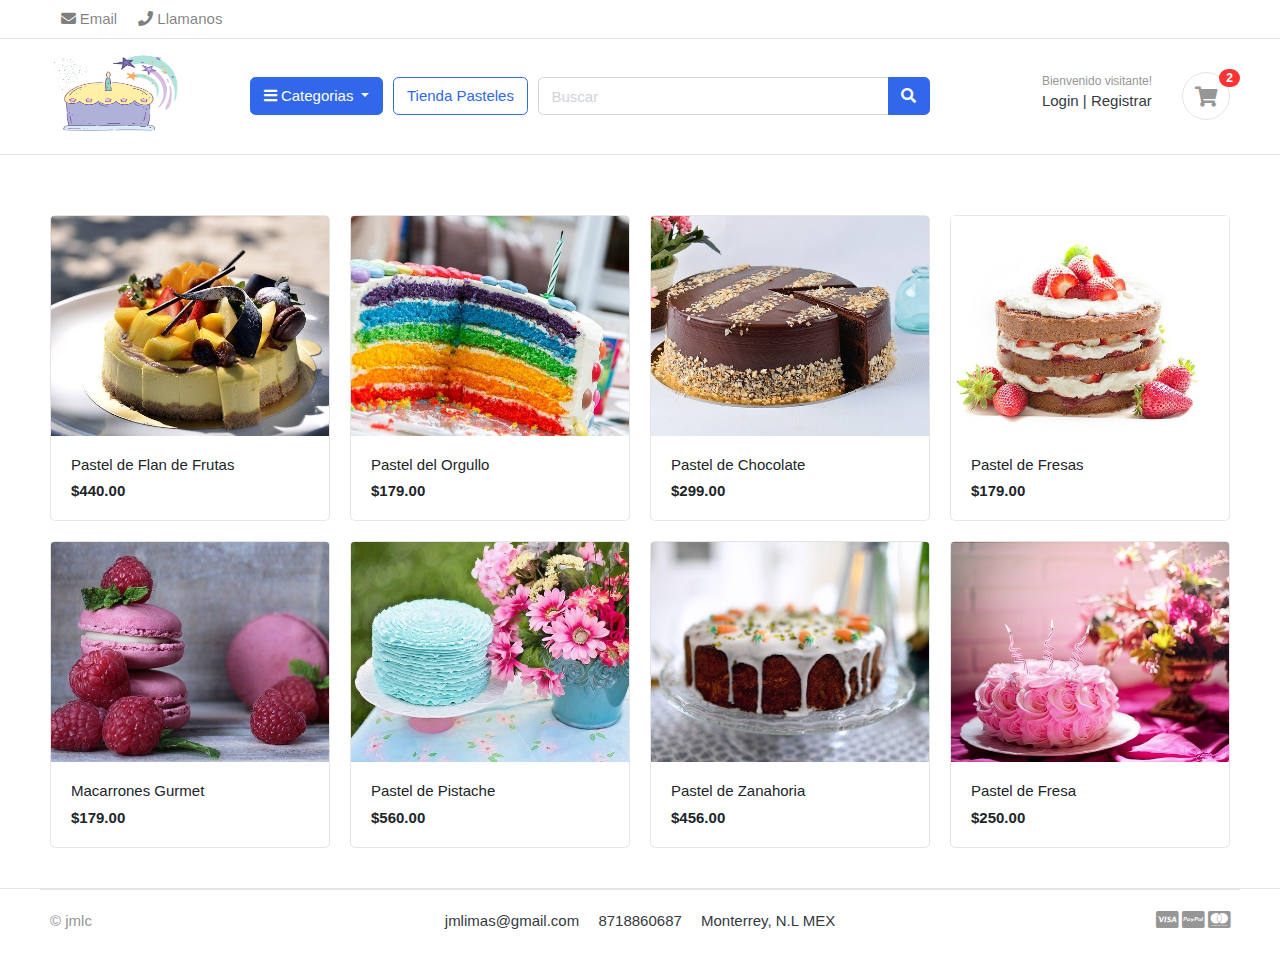
<file: html_template/index.html>
<!DOCTYPE HTML>
<html lang="en">
<head>
<meta charset="utf-8">
<meta http-equiv="pragma" content="no-cache" />
<meta http-equiv="cache-control" content="max-age=604800" />
<meta name="viewport" content="width=device-width, initial-scale=1, shrink-to-fit=no">

<title>Pasteleria Galactica | La Mejor pasteleria de la galaxia</title>

<link href="images/favicon.ico" rel="shortcut icon" type="image/x-icon">

<!-- jQuery -->
<script src="js/jquery-2.0.0.min.js" type="text/javascript"></script>

<!-- Bootstrap4 files-->
<script src="js/bootstrap.bundle.min.js" type="text/javascript"></script>
<link href="css/bootstrap.css" rel="stylesheet" type="text/css"/>

<!-- Font awesome 5 -->
<link href="fonts/fontawesome/css/all.min.css" type="text/css" rel="stylesheet">

<!-- custom style -->
<link href="css/ui.css" rel="stylesheet" type="text/css"/>
<link href="css/responsive.css" rel="stylesheet" media="only screen and (max-width: 1200px)" />

<!-- custom javascript -->
<script src="js/script.js" type="text/javascript"></script>

<script type="text/javascript">
/// some script

// jquery ready start
$(document).ready(function() {
	// jQuery code

}); 
// jquery end
</script>

</head>
<body>


<header class="section-header">
<nav class="navbar p-md-0 navbar-expand-sm navbar-light border-bottom">
<div class="container">
  <button class="navbar-toggler" type="button" data-toggle="collapse" data-target="#navbarTop4" aria-controls="navbarNav" aria-expanded="false" aria-label="Toggle navigation">
    <span class="navbar-toggler-icon"></span>
  </button>
  <div class="collapse navbar-collapse" id="navbarTop4">
   
    <ul class="navbar-nav" >
		<li><a href="#" class="nav-link"> <i class="fa fa-envelope"></i> Email </a></li>
		<li><a href="#" class="nav-link"> <i class="fa fa-phone"></i> Llamanos</a></li>

	</ul> <!-- list-inline //  -->
	 
  </div> <!-- navbar-collapse .// -->
</div> <!-- container //  -->
</nav>

<section class="header-main border-bottom">
	<div class="container">
<div class="row align-items-center">
	<div class="col-lg-2 col-md-3 col-6">
		<a href="index.html" class="brand-wrap">
			<img class="logo32" src="images/newlogo.png" width="130" height="85">
		</a> <!-- brand-wrap.// -->
		
	</div>
	<div class="col-lg col-sm col-md col-6 flex-grow-0">
		<div class="category-wrap dropdown d-inline-block float-right">
			<button type="button" class="btn btn-primary dropdown-toggle" data-toggle="dropdown"> 
				<i class="fa fa-bars"></i> Categorias 
			</button>
			<div class="dropdown-menu">
				<a class="dropdown-item" href="store.html">Pasteles Cumpleaños</a> </a>
				<a class="dropdown-item" href="store.html">Pasteles Bodas</a>
				<a class="dropdown-item" href="store.html">Pasteles XV </a>
				<a class="dropdown-item" href="cart.html">Carrito </a>
				<a class="dropdown-item" href="dashboard.html">Dashboard Fabricacion</a>


			</div>
		</div>  <!-- category-wrap.// -->
	</div> <!-- col.// -->
	<a href="./store.html" class="btn btn-outline-primary">Tienda Pasteles</a>
	<div class="col-lg  col-md-6 col-sm-12 col">
		<form action="#" class="search">
			<div class="input-group w-100">
			    <input type="text" class="form-control" style="width:60%;" placeholder="Buscar">
			    
			    <div class="input-group-append">
			      <button class="btn btn-primary" type="submit">
			        <i class="fa fa-search"></i>
			      </button>
			    </div>
		    </div>
		</form> <!-- search-wrap .end// -->
	</div> <!-- col.// -->
	<div class="col-lg-3 col-sm-6 col-8 order-2 order-lg-3">
				<div class="d-flex justify-content-end mb-3 mb-lg-0">
					<div class="widget-header">
						<small class="title text-muted">Bienvenido visitante!</small>
						<div> 
							<a href="./signin.html">Login</a> <span class="dark-transp"> | </span>
							<a href="./register.html"> Registrar</a>
						</div>
					</div>
					<a href="./cart.html" class="widget-header pl-3 ml-3">
						<div class="icon icon-sm rounded-circle border"><i class="fa fa-shopping-cart"></i></div>
						<span class="badge badge-pill badge-danger notify">2</span>
					</a>
				</div> <!-- widgets-wrap.// --
			</div> <!-- col.// -->
</div> <!-- row.// -->
	</div> <!-- container.// -->
</section> <!-- header-main .// -->




</header> <!-- section-header.// -->


<!-- ========================= SECTION MAIN ========================= -->
<section class="section-intro padding-y-sm">
<div class="container">


</div> <!-- container //  -->
</section>
<!-- ========================= SECTION MAIN END// ========================= -->

<!-- ========================= SECTION  ========================= -->
<section class="section-name padding-y-sm">
<div class="container">

<!--<header class="section-heading">
	<a href="./store.html" class="btn btn-outline-primary float-right">Ver Todo</a>
	<h3 class="section-title">Nuestros Pasteles</h3>
</header> sect-heading -->

	
<div class="row">
	<div class="col-md-3">
		<div class="card card-product-grid">
			<a href="./product-detail.html" class="img-wrap"> <img src="images/items/12.jpg"> </a>
			<figcaption class="info-wrap">
				<a href="./product-detail.html" class="title">
					Pastel de Flan de Frutas
				</a>
				<div class="price mt-1">$440.00</div> <!-- price-wrap.// -->
			</figcaption>
		</div>
	</div> <!-- col.// -->
	
	<div class="col-md-3">

		<div class="card card-product-grid">
			<a href="./product-detail.html" class="img-wrap"> <img src="images/items/5.jpg"> </a>
			<figcaption class="info-wrap">
				<a href="./product-detail.html" class="title">Pastel del Orgullo</a>
				<div class="price mt-1">$179.00</div> <!-- price-wrap.// -->
			</figcaption>
		</div>

	</div> <!-- col.// -->
	<div class="col-md-3">
		<div class="card card-product-grid">
			<a href="./product-detail.html" class="img-wrap"> <img src="images/items/3.jpg"> </a>
			<figcaption class="info-wrap">
				<a href="./product-detail.html" class="title">Pastel de Chocolate</a>
				<div class="price mt-1">$299.00</div> <!-- price-wrap.// -->
			</figcaption>
		</div>
	</div> <!-- col.// -->
	<div class="col-md-3">
		<div class="card card-product-grid">
			<a href="./product-detail.html" class="img-wrap"> <img src="images/items/4.jpg"> </a>
			<figcaption class="info-wrap">
				<a href="./product-detail.html" class="title">Pastel de Fresas</a>
				<div class="price mt-1">$179.00</div> <!-- price-wrap.// -->
			</figcaption>
		</div>
	</div> <!-- col.// -->
	<div class="col-md-3">
		<div class="card card-product-grid">
			<a href="./product-detail.html" class="img-wrap"> <img src="images/items/10.jpg"> </a>
			<figcaption class="info-wrap">
				<a href="./product-detail.html" class="title">Macarrones Gurmet</a>
				<div class="price mt-1">$179.00</div> <!-- price-wrap.// -->
			</figcaption>
		</div>
	</div> <!-- col.// -->
	<div class="col-md-3">
		<div class="card card-product-grid">
			<a href="./product-detail.html" class="img-wrap"> <img src="images/items/7.jpg"> </a>
			<figcaption class="info-wrap">
				<a href="./product-detail.html" class="title">Pastel de Pistache</a>
				<div class="price mt-1">$560.00</div> <!-- price-wrap.// -->
			</figcaption>
		</div>
	</div> <!-- col.// -->
	<div class="col-md-3">
		<div class="card card-product-grid">
			<a href="./product-detail.html" class="img-wrap"> <img src="images/items/6.jpg"> </a>
			<figcaption class="info-wrap">
				<a href="./product-detail.html" class="title">Pastel de Zanahoria</a>
				<div class="price mt-1">$456.00</div> <!-- price-wrap.// -->
			</figcaption>
		</div>
	</div> <!-- col.// -->
	<div class="col-md-3">
		<div class="card card-product-grid">
			<a href="./product-detail.html" class="img-wrap"> <img src="images/items/11.jpg"> </a>
			<figcaption class="info-wrap">
				<a href="./product-detail.html" class="title">Pastel de Fresa</a>
				<div class="price mt-1">$250.00</div> <!-- price-wrap.// -->
			</figcaption>
		</div>
	</div> <!-- col.// -->
</div> <!-- row.// -->

</div><!-- container // -->
</section>
<!-- ========================= SECTION  END// ========================= -->




<!-- ========================= FOOTER ========================= -->
<footer class="section-footer border-top">
	<div class="container">
		<section class="footer-bottom border-top row">
			<div class="col-md-2">
				<p class="text-muted"> &copy jmlc </p>
			</div>
			<div class="col-md-8 text-md-center">
				<span  class="px-2">jmlimas@gmail.com</span>
				<span  class="px-2">8718860687</span>
				<span  class="px-2">Monterrey, N.L MEX</span>
			</div>
			<div class="col-md-2 text-md-right text-muted">
				<i class="fab fa-lg fa-cc-visa"></i>
				<i class="fab fa-lg fa-cc-paypal"></i>
				<i class="fab fa-lg fa-cc-mastercard"></i>
			</div>
		</section>
	</div><!-- //container -->
</footer>
<!-- ========================= FOOTER END // ========================= -->

</body>
</html>
</file>
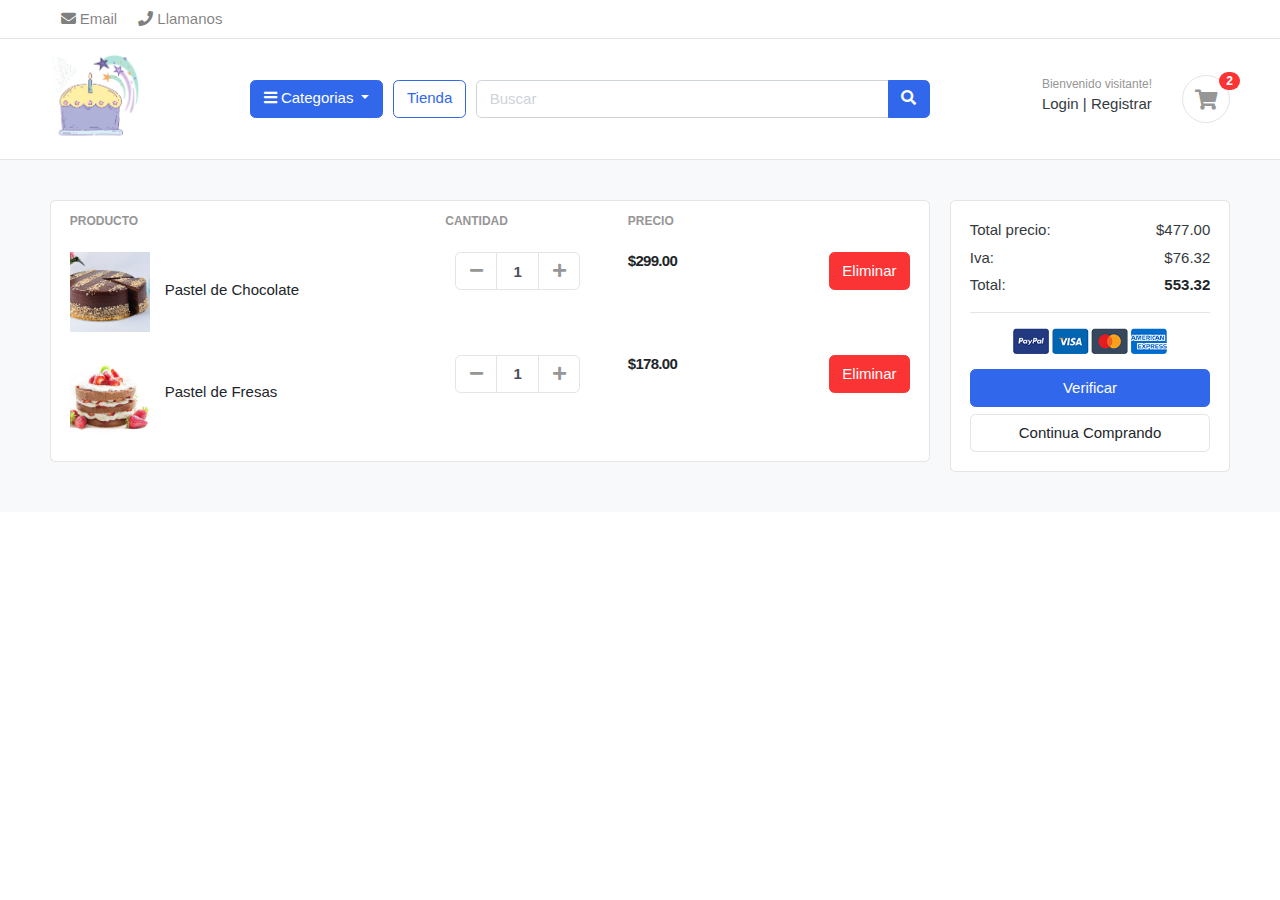
<file: html_template/cart.html>
<!DOCTYPE HTML>
<html lang="en">
<head>
<meta charset="utf-8">
<meta http-equiv="pragma" content="no-cache" />
<meta http-equiv="cache-control" content="max-age=604800" />
<meta name="viewport" content="width=device-width, initial-scale=1, shrink-to-fit=no">

<title>CarritoPastelro | Comprar pasteles en Linea</title>

<link href="images/favicon.ico" rel="shortcut icon" type="image/x-icon">

<!-- jQuery -->
<script src="js/jquery-2.0.0.min.js" type="text/javascript"></script>

<!-- Bootstrap4 files-->
<script src="js/bootstrap.bundle.min.js" type="text/javascript"></script>
<link href="css/bootstrap.css" rel="stylesheet" type="text/css"/>

<!-- Font awesome 5 -->
<link href="fonts/fontawesome/css/all.min.css" type="text/css" rel="stylesheet">

<!-- custom style -->
<link href="css/ui.css" rel="stylesheet" type="text/css"/>
<link href="css/responsive.css" rel="stylesheet" media="only screen and (max-width: 1200px)" />

<!-- custom javascript -->
<script src="js/script.js" type="text/javascript"></script>

<script type="text/javascript">
/// some script

// jquery ready start
$(document).ready(function() {
	// jQuery code

}); 
// jquery end
</script>

</head>
<body>


<header class="section-header">
<nav class="navbar p-md-0 navbar-expand-sm navbar-light border-bottom">
<div class="container">
  <button class="navbar-toggler" type="button" data-toggle="collapse" data-target="#navbarTop4" aria-controls="navbarNav" aria-expanded="false" aria-label="Toggle navigation">
    <span class="navbar-toggler-icon"></span>
  </button>
  <div class="collapse navbar-collapse" id="navbarTop4">
  
    <ul class="navbar-nav">
		<li><a href="#" class="nav-link"> <i class="fa fa-envelope"></i> Email </a></li>
		<li><a href="#" class="nav-link"> <i class="fa fa-phone"></i> Llamanos </a></li>
	</ul> <!-- list-inline //  -->
  </div> <!-- navbar-collapse .// -->
</div> <!-- container //  -->
</nav>

<section class="header-main border-bottom">
	<div class="container">
<div class="row align-items-center">
	<div class="col-lg-2 col-md-3 col-6">
		  <a href="index.html" class="brand-wrap">
			<img class="logo32" src="./images/newlogo.png"  style="width: 50%; height: 50%" > 
		</a> <!-- brand-wrap.// -->
	</div>
	<div class="col-lg col-sm col-md col-6 flex-grow-0">
		<div class="category-wrap dropdown d-inline-block float-right">
			<button type="button" class="btn btn-primary dropdown-toggle" data-toggle="dropdown"> 
				<i class="fa fa-bars"></i> Categorias 
			</button>
			<div class="dropdown-menu">
				<a class="dropdown-item" href="store.html">Pasteles Bodas</a>
				<a class="dropdown-item" href="store.html">Pasteles XV </a>
				<a class="dropdown-item" href="cart.html">Carrito </a>	
				<a class="dropdown-item" href="dashboard.html">Dashboard Fabricacion</a>
			</div>
		</div>  <!-- category-wrap.// -->
	</div> <!-- col.// -->
	<a href="./store.html" class="btn btn-outline-primary">Tienda</a>
	<div class="col-lg  col-md-6 col-sm-12 col">
		<form action="#" class="search">
			<div class="input-group w-100">
			    <input type="text" class="form-control" style="width:60%;" placeholder="Buscar">
			    
			    <div class="input-group-append">
			      <button class="btn btn-primary" type="submit">
			        <i class="fa fa-search"></i>
			      </button>
			    </div>
		    </div>
		</form> <!-- search-wrap .end// -->
	</div> <!-- col.// -->
	<div class="col-lg-3 col-sm-6 col-8 order-2 order-lg-3">
				<div class="d-flex justify-content-end mb-3 mb-lg-0">
					 <div class="widget-header">
						<small class="title text-muted">Bienvenido visitante!</small>
						<div> 
							<a href="./signin.html">Login</a> <span class="dark-transp"> | </span>
							<a href="./register.html"> Registrar</a>
						</div>
					</div>
					<a href="./cart.html" class="widget-header pl-3 ml-3">
						<div class="icon icon-sm rounded-circle border"><i class="fa fa-shopping-cart"></i></div>
						<span class="badge badge-pill badge-danger notify">2</span>
					</a>
				</div> <!-- widgets-wrap.// -->
			</div> <!-- col.// -->
</div> <!-- row.// -->
	</div> <!-- container.// -->
</section> <!-- header-main .// -->



</header> <!-- section-header.// -->


<section class="section-content padding-y bg">
<div class="container">

<!-- ============================ COMPONENT 1 ================================= -->

<div class="row">
	<aside class="col-lg-9">
<div class="card">
<table class="table table-borderless table-shopping-cart">
<thead class="text-muted">
<tr class="small text-uppercase">
  <th scope="col">Producto</th>
  <th scope="col" width="120">Cantidad</th>
  <th scope="col" width="120">Precio</th>
  <th scope="col" class="text-right" width="200"> </th>
</tr>
</thead>
<tbody>
<tr>
	<td>
		<figure class="itemside align-items-center">
			<div class="aside"><img src="./images/items/3.jpg" class="img-sm"></div>
			<figcaption class="info">
				<a href="#" class="title text-dark">Pastel de Chocolate</a>
			</figcaption>
		</figure>
	</td>
	<td> 
		<!-- col.// -->
					<div class="col"> 
						<div class="input-group input-spinner">
							<div class="input-group-prepend">
							<button class="btn btn-light" type="button" id="button-plus"> <i class="fa fa-minus"></i> </button>
							</div>
							<input type="text" class="form-control"  value="1">
							<div class="input-group-append">
							<button class="btn btn-light" type="button" id="button-minus"> <i class="fa fa-plus"></i> </button>
							</div>
						</div> <!-- input-group.// -->
					</div> <!-- col.// -->
	</td>
	<td> 
		<div class="price-wrap"> 
			<var class="price">$299.00</var> 
		</div> <!-- price-wrap .// -->
	</td>
	<td class="text-right"> 
	<a href="" class="btn btn-danger"> Eliminar</a>
	</td>
</tr>
<tr>
	<td>
		<figure class="itemside align-items-center">
			<div class="aside"><img src="./images/items/4.jpg" class="img-sm"></div>
			<figcaption class="info">
				<a href="#" class="title text-dark">Pastel de Fresas</a>
			</figcaption>
		</figure>
	</td>
	<td> 
		<!-- col.// -->
					<div class="col"> 
						<div class="input-group input-spinner">
							<div class="input-group-prepend">
							<button class="btn btn-light" type="button" id="button-plus"> <i class="fa fa-minus"></i> </button>
							</div>
							<input type="text" class="form-control"  value="1">
							<div class="input-group-append">
							<button class="btn btn-light" type="button" id="button-minus"> <i class="fa fa-plus"></i> </button>
							</div>
						</div> <!-- input-group.// -->
					</div> <!-- col.// -->
	</td>
	<td> 
		<div class="price-wrap"> 
			<var class="price">$178.00</var> 
			
		</div> <!-- price-wrap .// -->
	</td>
	<td class="text-right"> 
	<a href="" class="btn btn-danger"> Eliminar</a>
	</td>
</tr>

</tbody>
</table>
</div> <!-- card.// -->

	</aside> <!-- col.// -->
	<aside class="col-lg-3">

		<div class="card">
		<div class="card-body">
			<dl class="dlist-align">
			  <dt>Total precio:</dt>
			  <dd class="text-right">$477.00</dd>
			</dl>
			<dl class="dlist-align">
			  <dt>Iva:</dt>
			  <dd class="text-right"> $76.32</dd>
			</dl>
			<dl class="dlist-align">
			  <dt>Total:</dt>
			  <dd class="text-right text-dark b"><strong>553.32</strong></dd>
			</dl>
			<hr>
			<p class="text-center mb-3">
				<img src="./images/misc/payments.png" height="26">
			</p>
			<a href="./place-order.html" class="btn btn-primary btn-block"> Verificar </a>
			<a href="./store.html" class="btn btn-light btn-block">Continua Comprando</a>
		</div> <!-- card-body.// -->
		</div> <!-- card.// -->

</aside> <!-- col.// -->


</div> <!-- row.// -->
<!-- ============================ COMPONENT 1 END .// ================================= -->

</div> <!-- container .//  -->
</section>
<!-- ========================= SECTION CONTENT END// ========================= -->
</body>
</html>
</file>
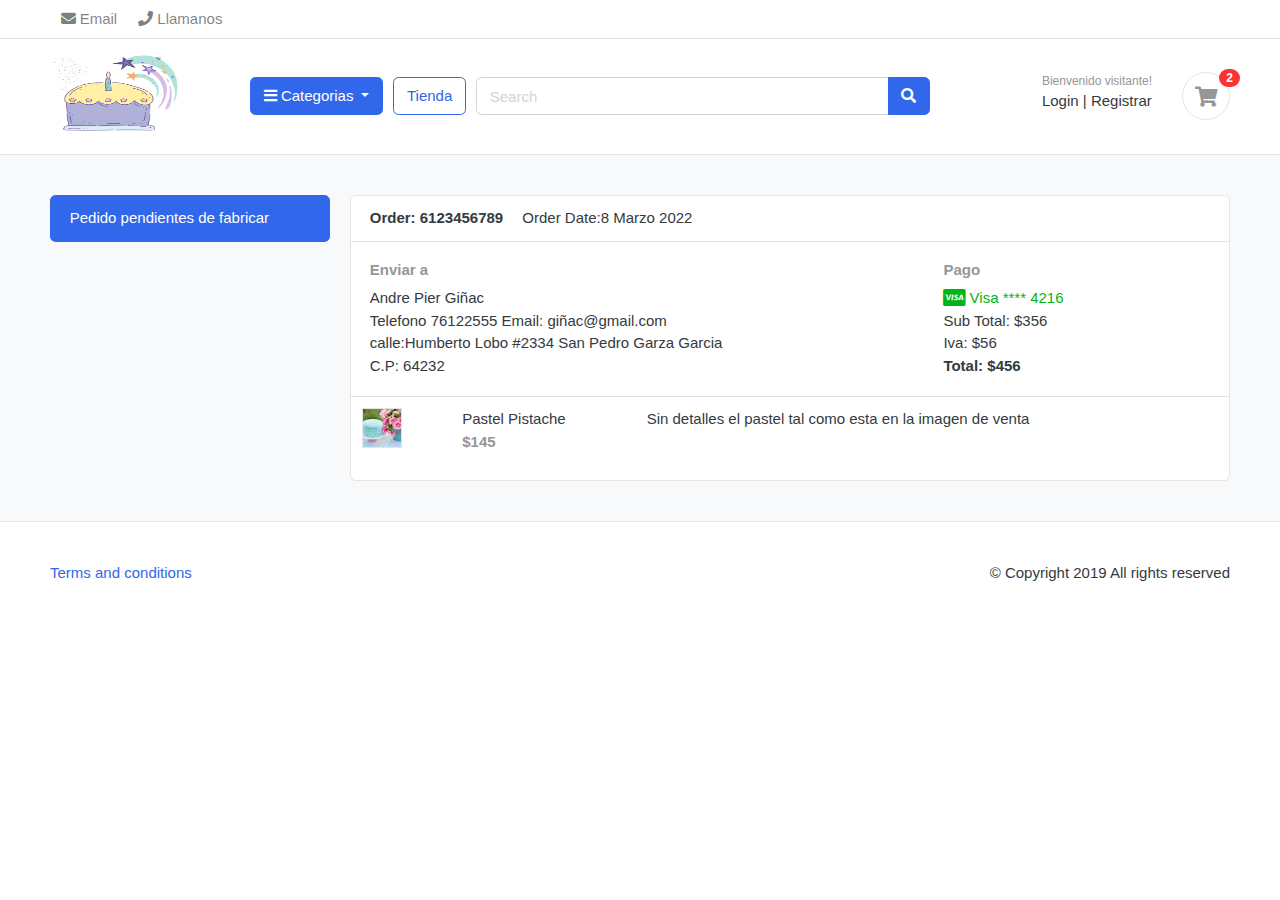
<file: html_template/dashboard.html>
<!DOCTYPE HTML>
<html lang="en">
<head>
<meta charset="utf-8">
<meta http-equiv="pragma" content="no-cache" />
<meta http-equiv="cache-control" content="max-age=604800" />
<meta name="viewport" content="width=device-width, initial-scale=1, shrink-to-fit=no">

<title>Pasteleria Galactica | La Mejor pasteleria de la galaxia</title>

<link href="images/favicon.ico" rel="shortcut icon" type="image/x-icon">

<!-- jQuery -->
<script src="js/jquery-2.0.0.min.js" type="text/javascript"></script>

<!-- Bootstrap4 files-->
<script src="js/bootstrap.bundle.min.js" type="text/javascript"></script>
<link href="css/bootstrap.css" rel="stylesheet" type="text/css"/>

<!-- Font awesome 5 -->
<link href="fonts/fontawesome/css/all.min.css" type="text/css" rel="stylesheet">

<!-- custom style -->
<link href="css/ui.css" rel="stylesheet" type="text/css"/>
<link href="css/responsive.css" rel="stylesheet" media="only screen and (max-width: 1200px)" />

<!-- custom javascript -->
<script src="js/script.js" type="text/javascript"></script>

<script type="text/javascript">
/// some script

// jquery ready start
$(document).ready(function() {
	// jQuery code

}); 
// jquery end
</script>

</head>
<body>


<header class="section-header">
<nav class="navbar p-md-0 navbar-expand-sm navbar-light border-bottom">
<div class="container">
  <button class="navbar-toggler" type="button" data-toggle="collapse" data-target="#navbarTop4" aria-controls="navbarNav" aria-expanded="false" aria-label="Toggle navigation">
    <span class="navbar-toggler-icon"></span>
  </button>
  <div class="collapse navbar-collapse" id="navbarTop4">
     
    <ul class="navbar-nav">
		<li><a href="#" class="nav-link"> <i class="fa fa-envelope"></i> Email </a></li>
		<li><a href="#" class="nav-link"> <i class="fa fa-phone"></i> Llamanos </a></li>
	</ul> <!-- list-inline //  -->
  </div> <!-- navbar-collapse .// -->
</div> <!-- container //  -->
</nav>


<section class="header-main border-bottom">
	<div class="container">
<div class="row align-items-center">
	<div class="col-lg-2 col-md-3 col-6">
		<a href="index.html" class="brand-wrap">
			<img class="logo32" src="images/newlogo.png" width="130" height="85">
		</a> <!-- brand-wrap.// -->
		
	</div>
	<div class="col-lg col-sm col-md col-6 flex-grow-0">
		<div class="category-wrap dropdown d-inline-block float-right">
			<button type="button" class="btn btn-primary dropdown-toggle" data-toggle="dropdown"> 
				<i class="fa fa-bars"></i> Categorias 
			</button>
			<div class="dropdown-menu">
				<a class="dropdown-item" href="store.html">Pasteles Bodas</a>
				<a class="dropdown-item" href="store.html">Pasteles XV </a>
				<a class="dropdown-item" href="cart.html">Carrito </a>
				<a class="dropdown-item" href="dashboard.html">Dashboard Fabricacion</a>			
			</div>
		</div>  <!-- category-wrap.// -->
	</div> <!-- col.// -->
	<a href="./store.html" class="btn btn-outline-primary">Tienda</a>
	<div class="col-lg  col-md-6 col-sm-12 col">
		<form action="#" class="search">
			<div class="input-group w-100">
			    <input type="text" class="form-control" style="width:60%;" placeholder="Search">
			    
			    <div class="input-group-append">
			      <button class="btn btn-primary" type="submit">
			        <i class="fa fa-search"></i>
			      </button>
			    </div>
		    </div>
		</form> <!-- search-wrap .end// -->
	</div> <!-- col.// -->
	<div class="col-lg-3 col-sm-6 col-8 order-2 order-lg-3">
					<div class="d-flex justify-content-end mb-3 mb-lg-0">
					<div class="widget-header">
						<small class="title text-muted">Bienvenido visitante!</small>
						<div> 
							<a href="./signin.html">Login</a> <span class="dark-transp"> | </span>
							<a href="./register.html"> Registrar</a>
						</div>
					</div>
					<a href="./cart.html" class="widget-header pl-3 ml-3">
						<div class="icon icon-sm rounded-circle border"><i class="fa fa-shopping-cart"></i></div>
						<span class="badge badge-pill badge-danger notify">2</span>
					</a>
				</div> <!-- widgets-wrap.// -->
			</div> <!-- col.// -->
</div> <!-- row.// -->
	</div> <!-- container.// -->
</section> <!-- header-main .// -->



</header> <!-- section-header.// -->



<!-- ========================= SECTION CONTENT ========================= -->
<section class="section-conten padding-y bg">

<div class="container">
	<div class="row">
	<aside class="col-md-3">
		<!--   SIDEBAR   -->
		<ul class="list-group">
			<a class="list-group-item active" href="#"> Pedido pendientes de fabricar </a>
			
		</ul>
		
		<!--   SIDEBAR .//END   -->
	</aside>
	<main class="col-md-9">
		<article class="card">
		<header class="card-header">
			<strong class="d-inline-block mr-3">Order: 6123456789</strong>
			<span>Order Date:8 Marzo 2022</span>
		</header>
		<div class="card-body">
			<div class="row"> 
				<div class="col-md-8">
					<h6 class="text-muted">Enviar a </h6>
					<p> Andre Pier Giñac<br>  
					Telefono 76122555 Email: giñac@gmail.com <br>
			    	calle:Humberto Lobo #2334 San Pedro Garza Garcia <br> 
			    	C.P: 64232
			 		</p>
				</div>
				<div class="col-md-4">
					<h6 class="text-muted">Pago</h6>
					<span class="text-success">
						<i class="fab fa-lg fa-cc-visa"></i>
					    Visa  **** 4216  
					</span>
					<p>Sub Total: $356 <br>
					 Iva:  $56 <br> 
					 <span class="b">Total:  $456 </span>
					</p>
				</div>
			</div> <!-- row.// -->
		</div> <!-- card-body .// -->
		<div class="table-responsive">
		<table class="table table-hover">
			<tr>
				<td width="100">
					<img src="images/items/7.jpg" class="img-xs border">
				</td>
				<td> 
					<p class="title mb-0">Pastel Pistache </p>
					<var class="price text-muted">$145</var>
				</td>
				 
				<td>
					<p>Sin detalles  el pastel tal como esta en la  imagen de venta</p>
				</td>
		
		</table>
		</div> <!-- table-responsive .end// -->
		</article> <!-- order-group.// --> 
	</main>
</div> <!-- row.// -->
</div>


</section>
<!-- ========================= SECTION CONTENT END// ========================= -->


<!-- ========================= FOOTER ========================= -->
<footer class="section-footer border-top padding-y">
	<div class="container">
		<p class="float-md-right"> 
			&copy Copyright 2019 All rights reserved
		</p>
		<p>
			<a href="#">Terms and conditions</a>
		</p>
	</div><!-- //container -->
</footer>
<!-- ========================= FOOTER END // ========================= -->



</body>
</html>
</file>
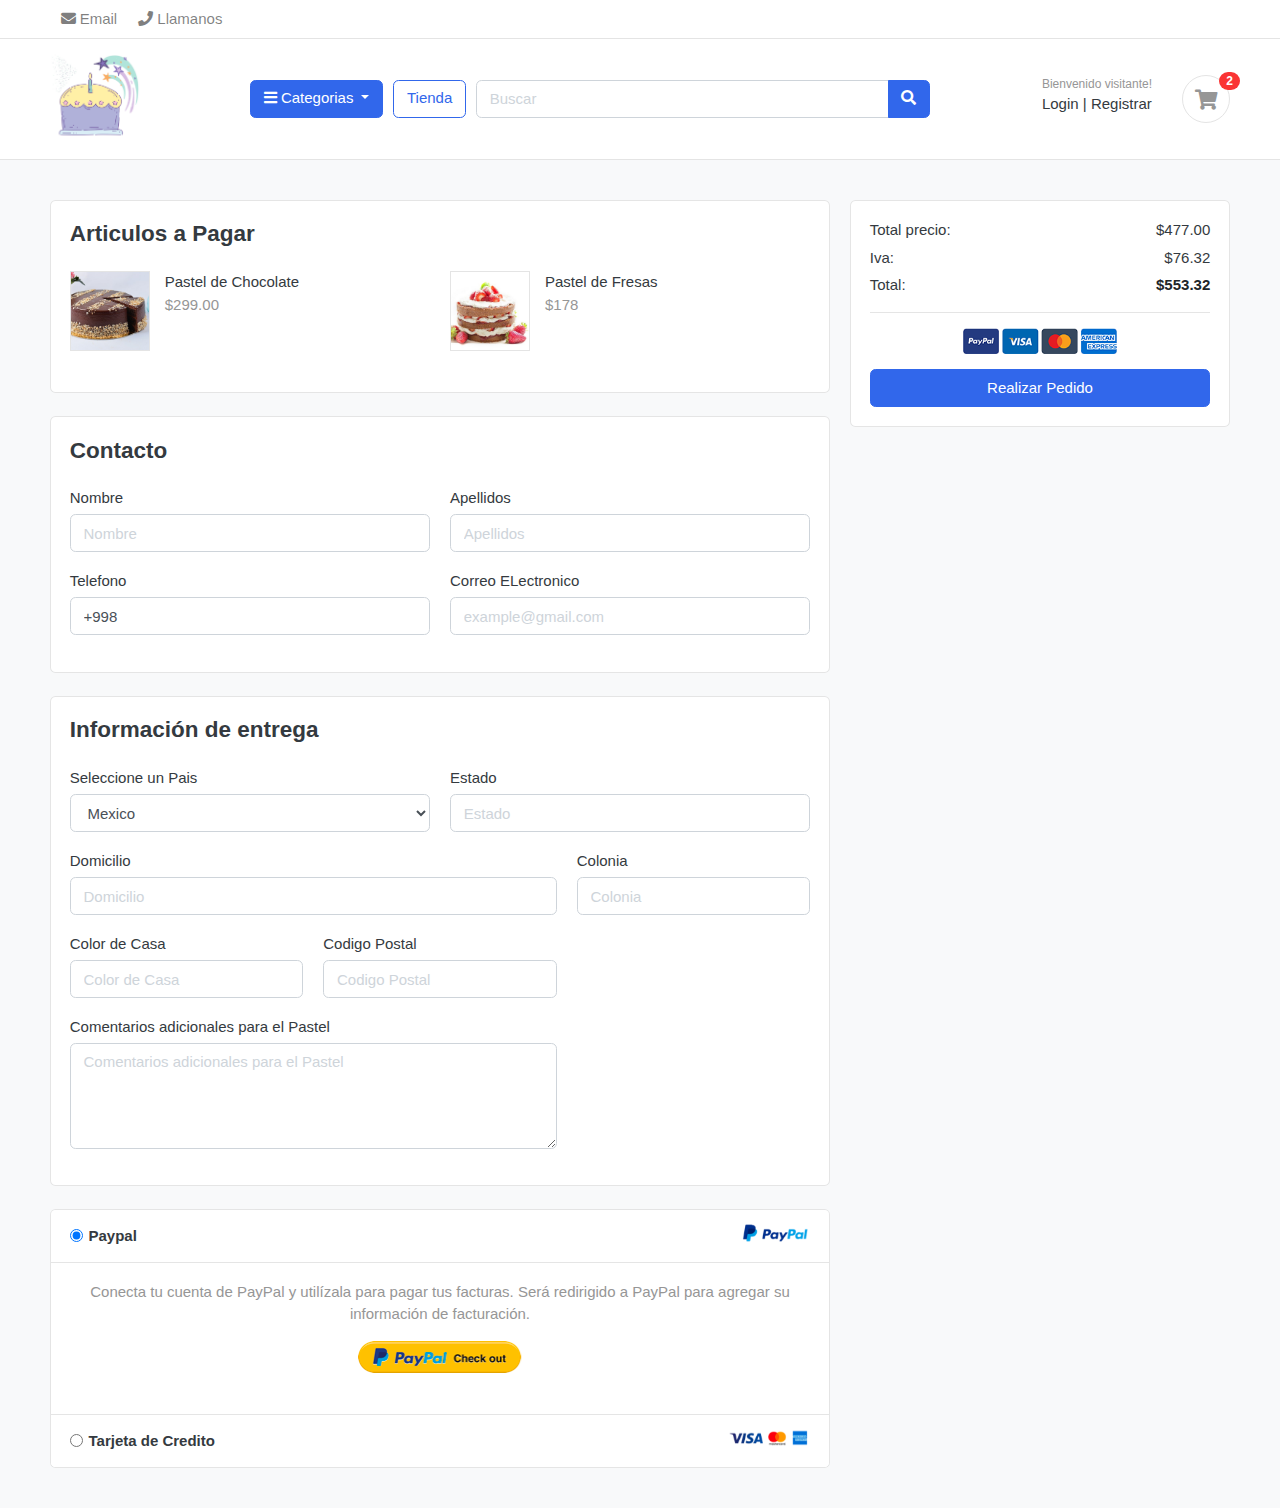
<file: html_template/place-order.html>
<!DOCTYPE HTML>
<html lang="en">
<head>
<meta charset="utf-8">
<meta http-equiv="pragma" content="no-cache" />
<meta http-equiv="cache-control" content="max-age=604800" />
<meta name="viewport" content="width=device-width, initial-scale=1, shrink-to-fit=no">

<title>CarritoPastelro | Comprar pasteles en Linea</title>


<link href="images/favicon.ico" rel="shortcut icon" type="image/x-icon">

<!-- jQuery -->
<script src="js/jquery-2.0.0.min.js" type="text/javascript"></script>

<!-- Bootstrap4 files-->
<script src="js/bootstrap.bundle.min.js" type="text/javascript"></script>
<link href="css/bootstrap.css" rel="stylesheet" type="text/css"/>

<!-- Font awesome 5 -->
<link href="fonts/fontawesome/css/all.min.css" type="text/css" rel="stylesheet">

<!-- custom style -->
<link href="css/ui.css" rel="stylesheet" type="text/css"/>
<link href="css/responsive.css" rel="stylesheet" media="only screen and (max-width: 1200px)" />

<!-- custom javascript -->
<script src="js/script.js" type="text/javascript"></script>

<script type="text/javascript">
/// some script

// jquery ready start
$(document).ready(function() {
	// jQuery code

}); 
// jquery end
</script>

</head>
<body>


<header class="section-header">
<nav class="navbar p-md-0 navbar-expand-sm navbar-light border-bottom">
<div class="container">
  <button class="navbar-toggler" type="button" data-toggle="collapse" data-target="#navbarTop4" aria-controls="navbarNav" aria-expanded="false" aria-label="Toggle navigation">
    <span class="navbar-toggler-icon"></span>
  </button>
  <div class="collapse navbar-collapse" id="navbarTop4">
     
    <ul class="navbar-nav">
		<li><a href="#" class="nav-link"> <i class="fa fa-envelope"></i> Email </a></li>
		<li><a href="#" class="nav-link"> <i class="fa fa-phone"></i> Llamanos </a></li>
	</ul> <!-- list-inline //  -->
  </div> <!-- navbar-collapse .// -->
</div> <!-- container //  -->
</nav>
<section class="header-main border-bottom">
	<div class="container">
<div class="row align-items-center">
	<div class="col-lg-2 col-md-3 col-6">
		 <a href="index.html" class="brand-wrap">
			<img class="logo32" src="./images/newlogo.png"  style="width: 50%; height: 50%" > 
		</a> <!-- brand-wrap.// -->
	</div>
	<div class="col-lg col-sm col-md col-6 flex-grow-0">
		<div class="category-wrap dropdown d-inline-block float-right">
			<button type="button" class="btn btn-primary dropdown-toggle" data-toggle="dropdown"> 
				<i class="fa fa-bars"></i> Categorias 
			</button>
			<div class="dropdown-menu">
				<a class="dropdown-item" href="store.html">Pasteles Bodas</a>
				<a class="dropdown-item" href="store.html">Pasteles XV </a>
				<a class="dropdown-item" href="cart.html">Carrito </a>				
			</div>
		</div>  <!-- category-wrap.// -->
	</div> <!-- col.// -->
	<a href="./store.html" class="btn btn-outline-primary">Tienda</a>
	<div class="col-lg  col-md-6 col-sm-12 col">
		<form action="#" class="search">
			<div class="input-group w-100">
			    <input type="text" class="form-control" style="width:60%;" placeholder="Buscar">
			    
			    <div class="input-group-append">
			      <button class="btn btn-primary" type="submit">
			        <i class="fa fa-search"></i>
			      </button>
			    </div>
		    </div>
		</form> <!-- search-wrap .end// -->
	</div> <!-- col.// -->
	<div class="col-lg-3 col-sm-6 col-8 order-2 order-lg-3">
				<div class="d-flex justify-content-end mb-3 mb-lg-0">
					<div class="widget-header">
						<small class="title text-muted">Bienvenido visitante!</small>
						<div> 
							<a href="./signin.html">Login</a> <span class="dark-transp"> | </span>
							<a href="./register.html"> Registrar</a>
						</div>
					</div>
					<a href="./cart.html" class="widget-header pl-3 ml-3">
						<div class="icon icon-sm rounded-circle border"><i class="fa fa-shopping-cart"></i></div>
						<span class="badge badge-pill badge-danger notify">2</span>
					</a>
				</div> <!-- widgets-wrap.// -->
			</div> <!-- col.// -->
</div> <!-- row.// -->
	</div> <!-- container.// -->
</section> <!-- header-main .// -->




</header> <!-- section-header.// -->
<section class="section-content padding-y bg">
<div class="container">



<!-- ============================ COMPONENT 2 ================================= -->
<div class="row">
		<main class="col-md-8">

<article class="card mb-4">
<div class="card-body">
	<h4 class="card-title mb-4">Articulos a Pagar</h4>
	<div class="row">
		
		<div class="col-md-6">
			<figure class="itemside mb-4">
				<div class="aside"><img src="./images/items/3.jpg" class="border img-sm"></div>
				<figcaption class="info">
					<p>Pastel de Chocolate </p>
					<span class="text-muted">$299.00</span>
				</figcaption>
			</figure>
		</div> <!-- col.// -->
		<div class="col-md-6">
			<figure class="itemside  mb-4">
				<div class="aside"><img src="./images/items/4.jpg" class="border img-sm"></div>
				<figcaption class="info">
					<p>Pastel de Fresas</p>
					<span class="text-muted">$178 </span>
				</figcaption>
			</figure
		</div> <!-- col.// -->
	</div> <!-- row.// -->
</div> <!-- card-body.// -->
</article> <!-- card.// -->


<article class="card mb-4">
<div class="card-body">
	<h4 class="card-title mb-4">Contacto</h4>
	<form action="">
		<div class="row">
			<div class="form-group col-sm-6">
				<label>Nombre</label>
				<input type="text" placeholder="Nombre" class="form-control">
			</div>
			<div class="form-group col-sm-6">
				<label>Apellidos</label>
				<input type="text" placeholder="Apellidos" class="form-control">
			</div>
			<div class="form-group col-sm-6">
				<label>Telefono</label>
				<input type="text" value="+998" class="form-control">
			</div>
			<div class="form-group col-sm-6">
				<label>Correo ELectronico</label>
				<input type="email" placeholder="example@gmail.com" class="form-control">
			</div>
		</div> <!-- row.// -->	
	</form>
</div> <!-- card-body.// -->
</article> <!-- card.// -->


<article class="card mb-4">
<div class="card-body">
	<h4 class="card-title mb-4">Información de entrega</h4>
	<form action="">
			
		<div class="row">
				<div class="form-group col-sm-6">
					<label>Seleccione un Pais</label>
					<select name="" class="form-control">
						<option value="">Mexico</option>
						<option value="">Estados Unidos</option>
						<option value="">Guatemala</option>
						<option value="">El Salvador</option>
					</select>
				</div>
				<div class="form-group col-sm-6">
					<label>Estado</label>
					<input type="text" placeholder="Estado" class="form-control">
				</div>
				<div class="form-group col-sm-8">
					<label>Domicilio</label>
					<input type="text" placeholder="Domicilio" class="form-control">
				</div>
				<div class="form-group col-sm-4">
					<label>Colonia</label>
					<input type="text" placeholder="Colonia" class="form-control">
				</div>
				<div class="form-group col-sm-4">
					<label>Color de Casa</label>
					<input type="text" placeholder="Color de Casa" class="form-control">
				</div>
				<div class="form-group col-sm-4">
					<label>Codigo Postal</label>
					<input type="text" placeholder="Codigo Postal" class="form-control">
				</div>
				 <div class="form-group col-sm-8">
					<label>Comentarios adicionales para el Pastel</label>
					
					<textarea name="textarea" rows="4" cols="80" placeholder="Comentarios adicionales para el Pastel" class="form-control"></textarea>
				</div>

		</div> <!-- row.// -->	
	</form>
</div> <!-- card-body.// -->
</article> <!-- card.// -->


<article class="accordion" id="accordion_pay">
	<div class="card">
		<header class="card-header">
			<img src="./images/misc/payment-paypal.png" class="float-right" height="24"> 
			<label class="form-check collapsed" data-toggle="collapse" data-target="#pay_paynet">
				<input class="form-check-input" name="payment-option" checked type="radio" value="option2">
				<h6 class="form-check-label"> 
					Paypal 
				</h6>
			</label>
		</header>
		<div id="pay_paynet" class="collapse show" data-parent="#accordion_pay">
		<div class="card-body">
			<p class="text-center text-muted">Conecta tu cuenta de PayPal y utilízala para pagar tus facturas. Será redirigido a PayPal para agregar su información de facturación.</p>
			<p class="text-center">
				<a href="#"><img src="./images/misc/btn-paypal.png" height="32"></a>
				<br><br>
			</p>
		</div> <!-- card body .// -->
		</div> <!-- collapse .// -->
	</div> <!-- card.// -->
	<div class="card">
	<header class="card-header">
		<img src="./images/misc/payment-card.png" class="float-right" height="24">  
		<label class="form-check" data-toggle="collapse" data-target="#pay_payme">
			<input class="form-check-input" name="payment-option" type="radio" value="option2">
			<h6 class="form-check-label"> Tarjeta de Credito  </h6>
		</label>
	</header>
	<div id="pay_payme" class="collapse" data-parent="#accordion_pay">
		<div class="card-body">
			<p class="alert alert-success">Alguna información o instrucción</p>
			<form class="form-inline">
				<input type="text" class="form-control mr-2" placeholder="xxxx-xxxx-xxxx-xxxx" name="">
				<input type="text" class="form-control mr-2" style="width: 100px"  placeholder="dd/yy" name="">
				<input type="number" maxlength="3" class="form-control mr-2"  style="width: 100px"  placeholder="cvc" name="">
				<button class="btn btn btn-success">Boton</button>
			</form>
		</div> <!-- card body .// -->
	</div> <!-- collapse .// -->
	</div> <!-- card.// -->
	
</article> 
<!-- accordion end.// -->
  
		</main> <!-- col.// -->
		<aside class="col-md-4">
			<div class="card">
		<div class="card-body">
			<dl class="dlist-align">
			  <dt>Total precio:</dt>
			  <dd class="text-right">$477.00</dd>
			</dl>
			<dl class="dlist-align">
			  <dt>Iva:</dt>
			  <dd class="text-right"> $76.32</dd>
			</dl>
			<dl class="dlist-align">
			  <dt>Total:</dt>
			  <dd class="text-right text-dark b"><strong>$553.32</strong></dd>
			</dl>
			<hr>
			<p class="text-center mb-3">
				<img src="./images/misc/payments.png" height="26">
			</p>
			<a href="./place-order.html" class="btn btn-primary btn-block"> Realizar Pedido </a>
			
		</div> <!-- card-body.// -->
		</div> <!-- card.// -->
		</aside> <!-- col.// -->
	</div> <!-- row.// -->

<!-- ============================ COMPONENT 2 END//  ================================= -->




</div> <!-- container .//  -->
</section>
<!-- ========================= SECTION CONTENT END// ========================= -->


<!-- ========================= SECTION CONTENT END// ========================= -->
</body>
</html>
</file>
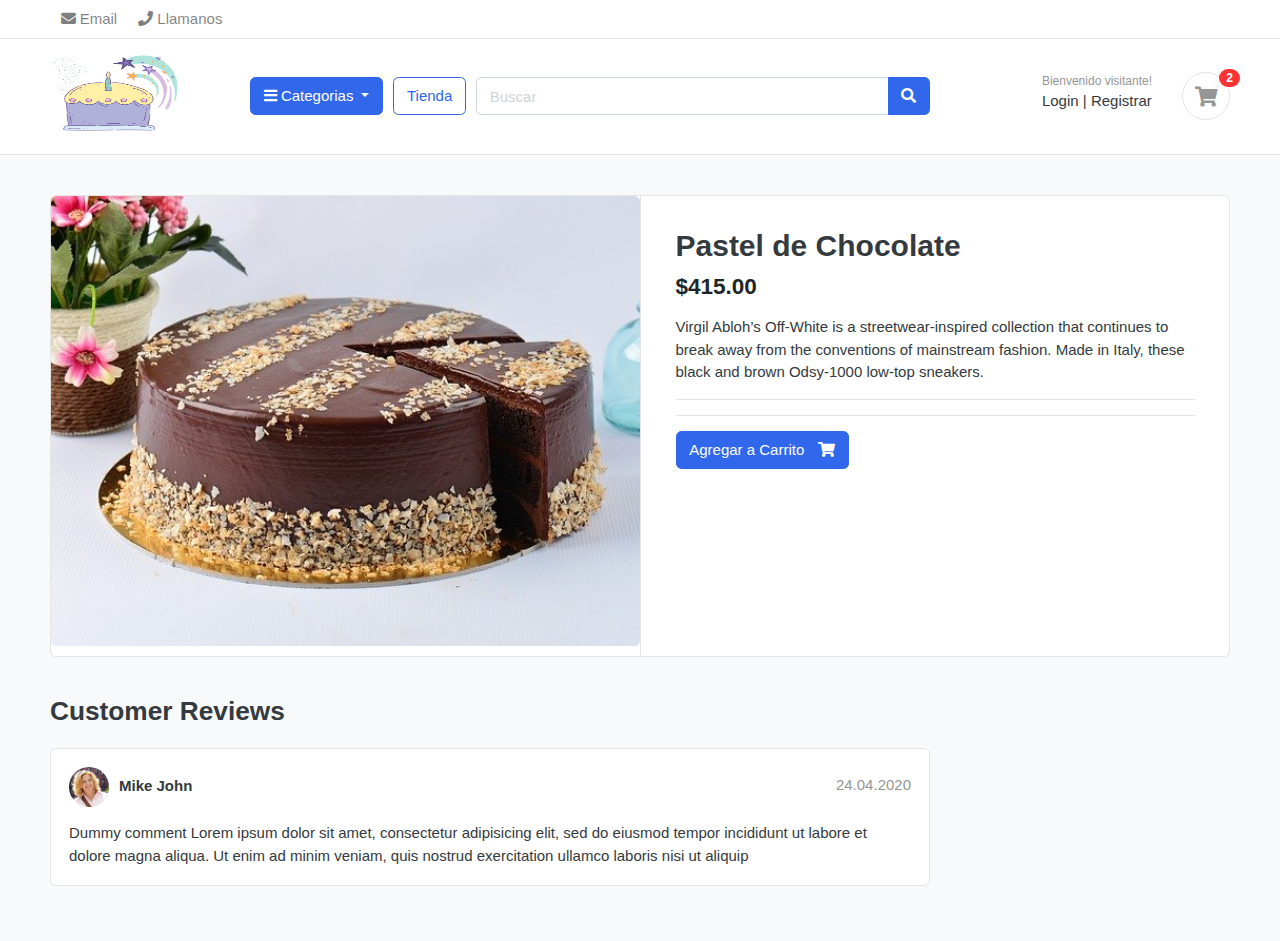
<file: html_template/product-detail.html>
<!DOCTYPE HTML>
<html lang="en">
<head>
<meta charset="utf-8">
<meta http-equiv="pragma" content="no-cache" />
<meta http-equiv="cache-control" content="max-age=604800" />
<meta name="viewport" content="width=device-width, initial-scale=1, shrink-to-fit=no">

<title>CarritoPastelro | Comprar pasteles en Linea</title>

<link href="images/favicon.ico" rel="shortcut icon" type="image/x-icon">

<!-- jQuery -->
<script src="js/jquery-2.0.0.min.js" type="text/javascript"></script>

<!-- Bootstrap4 files-->
<script src="js/bootstrap.bundle.min.js" type="text/javascript"></script>
<link href="css/bootstrap.css" rel="stylesheet" type="text/css"/>

<!-- Font awesome 5 -->
<link href="fonts/fontawesome/css/all.min.css" type="text/css" rel="stylesheet">

<!-- custom style -->
<link href="css/ui.css" rel="stylesheet" type="text/css"/>
<link href="css/responsive.css" rel="stylesheet" media="only screen and (max-width: 1200px)" />

<!-- custom javascript -->
<script src="js/script.js" type="text/javascript"></script>

<script type="text/javascript">
/// some script

// jquery ready start
$(document).ready(function() {
	// jQuery code

}); 
// jquery end
</script>

</head>
<body>


<header class="section-header">
<nav class="navbar p-md-0 navbar-expand-sm navbar-light border-bottom">
<div class="container">
  <button class="navbar-toggler" type="button" data-toggle="collapse" data-target="#navbarTop4" aria-controls="navbarNav" aria-expanded="false" aria-label="Toggle navigation">
    <span class="navbar-toggler-icon"></span>
  </button>
  <div class="collapse navbar-collapse" id="navbarTop4">
   
    <ul class="navbar-nav" >
		<li><a href="#" class="nav-link"> <i class="fa fa-envelope"></i> Email </a></li>
		<li><a href="#" class="nav-link"> <i class="fa fa-phone"></i> Llamanos</a></li>

	</ul> <!-- list-inline //  -->
	 
  </div> <!-- navbar-collapse .// -->
</div> <!-- container //  -->
</nav>

<section class="header-main border-bottom">
	<div class="container">
<div class="row align-items-center">
	<div class="col-lg-2 col-md-3 col-6">
		<a href="index.html" class="brand-wrap">
			<img class="logo32" src="images/newlogo.png" width="130" height="85">
		</a> <!-- brand-wrap.// -->
	</div>
	<div class="col-lg col-sm col-md col-6 flex-grow-0">
		<div class="category-wrap dropdown d-inline-block float-right">
			<button type="button" class="btn btn-primary dropdown-toggle" data-toggle="dropdown"> 
				<i class="fa fa-bars"></i> Categorias 
			</button>
			<div class="dropdown-menu">
			<a class="dropdown-item" href="store.html">Pasteles Cumpleaños</a> </a>
				<a class="dropdown-item" href="store.html">Pasteles Bodas</a>
				<a class="dropdown-item" href="store.html">Pasteles XV </a>
				<a class="dropdown-item" href="cart.html">Pedidos </a>
			</div>
		</div>  <!-- category-wrap.// -->
	</div> <!-- col.// -->
	<a href="./store.html" class="btn btn-outline-primary">Tienda</a>
	<div class="col-lg  col-md-6 col-sm-12 col">
		<form action="#" class="search">
			<div class="input-group w-100">
			    <input type="text" class="form-control" style="width:60%;" placeholder="Buscar">
			    
			    <div class="input-group-append">
			      <button class="btn btn-primary" type="submit">
			        <i class="fa fa-search"></i>
			      </button>
			    </div>
		    </div>
		</form> <!-- search-wrap .end// -->
	</div> <!-- col.// -->
	<div class="col-lg-3 col-sm-6 col-8 order-2 order-lg-3">
				<div class="d-flex justify-content-end mb-3 mb-lg-0">
					<div class="widget-header">
						 <small class="title text-muted">Bienvenido visitante!</small>
						<div> 
							<a href="./signin.html">Login</a> <span class="dark-transp"> | </span>
							<a href="./register.html"> Registrar</a>
						</div>
					</div>
					<a href="#" class="widget-header pl-3 ml-3">
						<div class="icon icon-sm rounded-circle border"><i class="fa fa-shopping-cart"></i></div>
						<span class="badge badge-pill badge-danger notify">2</span>
					</a>
				</div> <!-- widgets-wrap.// -->
			</div> <!-- col.// -->
</div> <!-- row.// -->
	</div> <!-- container.// -->
</section> <!-- header-main .// -->


</header> <!-- section-header.// -->



<section class="section-content padding-y bg">
<div class="container">

<!-- ============================ COMPONENT 1 ================================= -->
<div class="card">
	<div class="row no-gutters">
		<aside class="col-md-6">
<article class="gallery-wrap"> 
	<div class="img-big-wrap">
	   <a href="#"><img src="./images/items/3.jpg"></a>
	</div> <!-- img-big-wrap.// -->
	
</article> <!-- gallery-wrap .end// -->
		</aside>
		<main class="col-md-6 border-left">
<article class="content-body">

<h2 class="title">Pastel de Chocolate</h2>

<div class="mb-3"> 
	<var class="price h4">$415.00</var> 
</div> 

<p>Virgil Abloh’s Off-White is a streetwear-inspired collection that continues to break away from the conventions of mainstream fashion. Made in Italy, these black and brown Odsy-1000 low-top sneakers.</p>


<hr>

	<hr>
	<a href="cart.html" class="btn  btn-primary"> <span class="text">Agregar a Carrito</span> <i class="fas fa-shopping-cart"></i>  </a>
</article> <!-- product-info-aside .// -->
		</main> <!-- col.// -->
	</div> <!-- row.// -->
</div> <!-- card.// -->
<!-- ============================ COMPONENT 1 END .// ================================= -->

<br>

<div class="row">
			<div class="col-md-9">

	<header class="section-heading">
		<h3>Customer Reviews </h3>  
		
	</header>

	<article class="box mb-3">
		<div class="icontext w-100">
			<img src="./images/avatars/avatar1.jpg" class="img-xs icon rounded-circle">
			<div class="text">
				<span class="date text-muted float-md-right">24.04.2020 </span>  
				<h6 class="mb-1">Mike John </h6>
				
			</div>
		</div> <!-- icontext.// -->
		<div class="mt-3">
			<p>
				Dummy comment Lorem ipsum dolor sit amet, consectetur adipisicing elit, sed do eiusmod
				tempor incididunt ut labore et dolore magna aliqua. Ut enim ad minim veniam,
				quis nostrud exercitation ullamco laboris nisi ut aliquip
			</p>	
		</div>
	</article>

	

	</div> <!-- col.// -->
</div> <!-- row.// -->


</div> <!-- container .//  -->
</section>
<!-- ========================= SECTION CONTENT END// ========================= -->

</body>
</html>
</file>
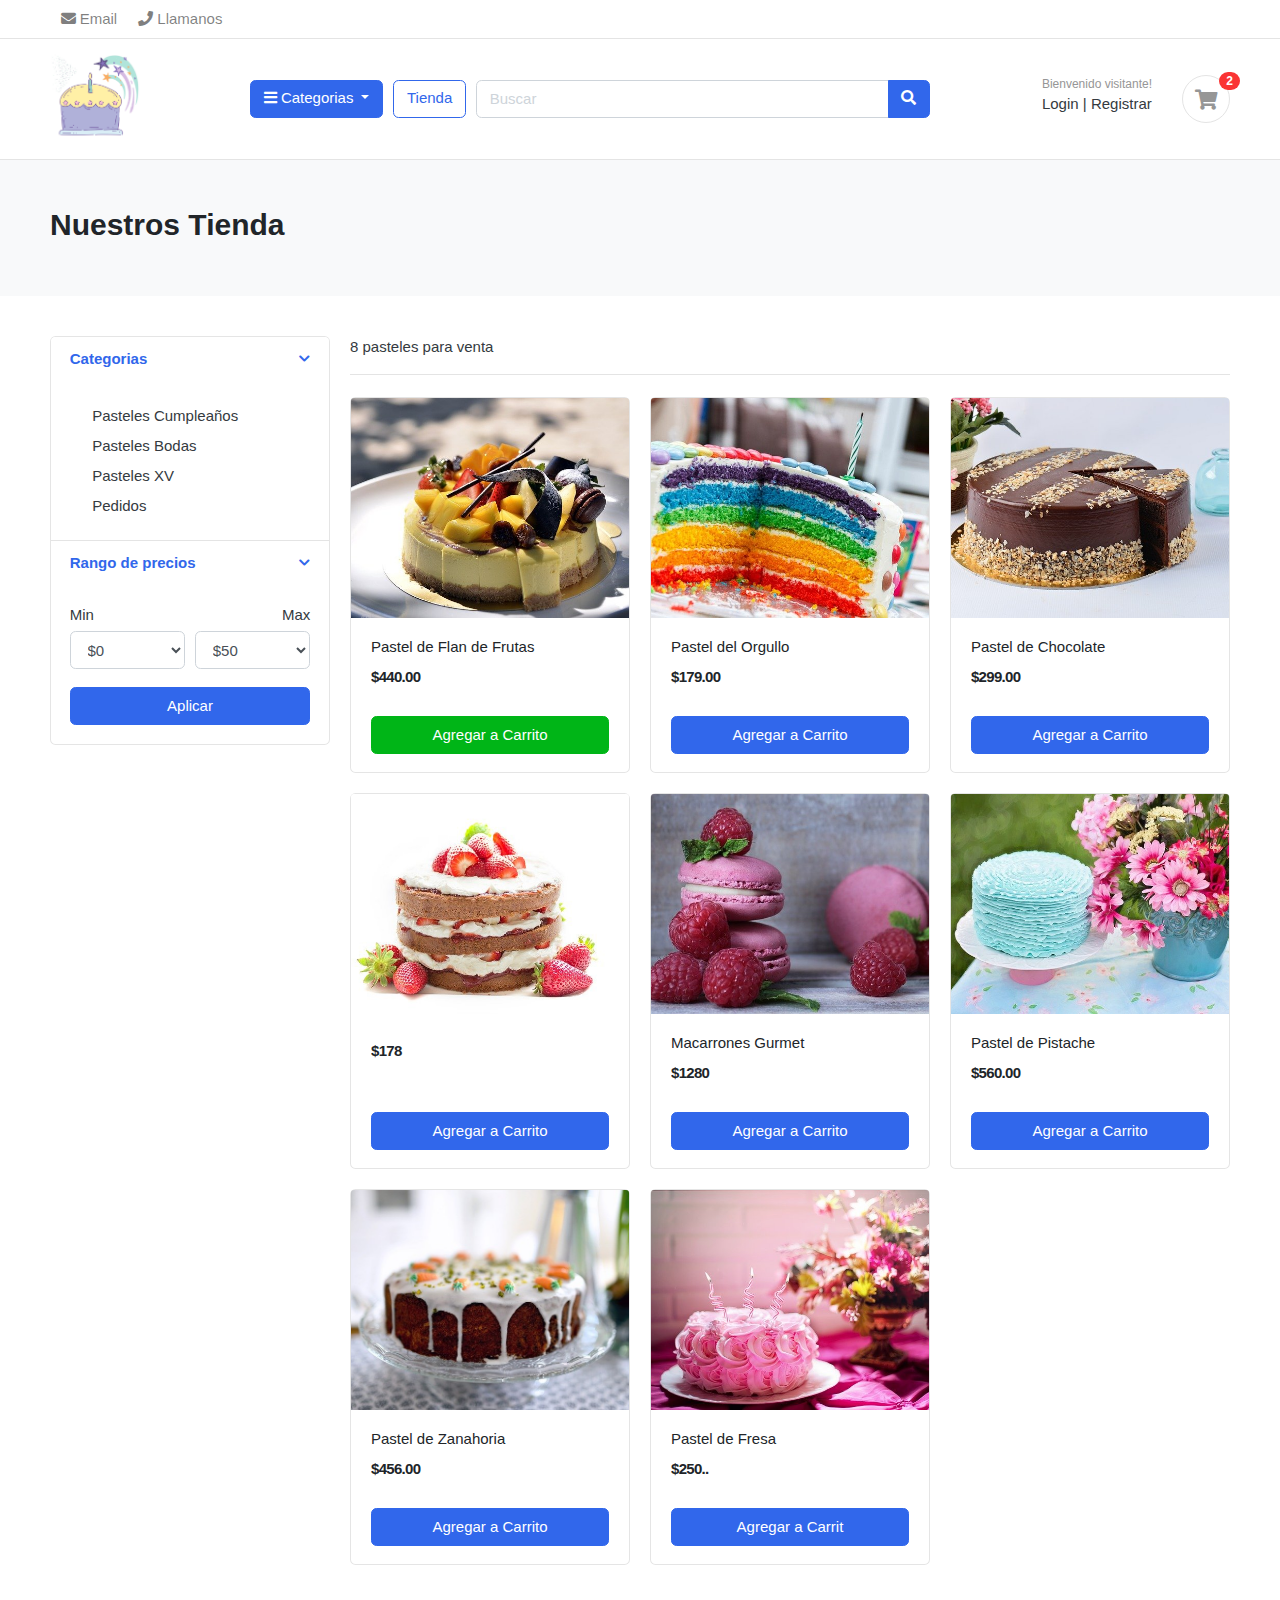
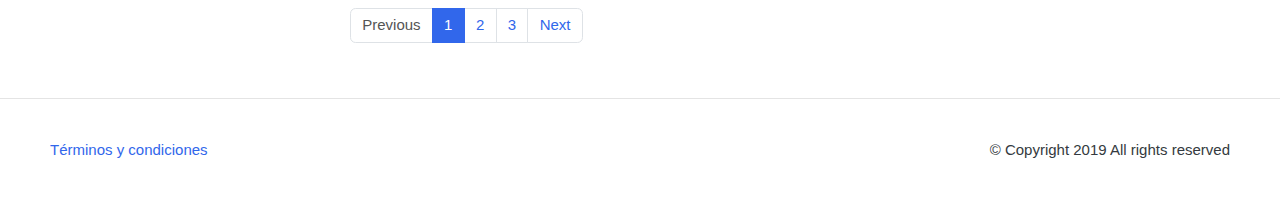
<file: html_template/store.html>
<!DOCTYPE HTML>
<html lang="en">
<head>
<meta charset="utf-8">
<meta http-equiv="pragma" content="no-cache" />
<meta http-equiv="cache-control" content="max-age=604800" />
<meta name="viewport" content="width=device-width, initial-scale=1, shrink-to-fit=no">

<title>CarritoPastelro | Comprar pasteles en Linea</title>

<link href="images/favicon.ico" rel="shortcut icon" type="image/x-icon">

<!-- jQuery -->
<script src="js/jquery-2.0.0.min.js" type="text/javascript"></script>

<!-- Bootstrap4 files-->
<script src="js/bootstrap.bundle.min.js" type="text/javascript"></script>
<link href="css/bootstrap.css" rel="stylesheet" type="text/css"/>

<!-- Font awesome 5 -->
<link href="fonts/fontawesome/css/all.min.css" type="text/css" rel="stylesheet">

<!-- custom style -->
<link href="css/ui.css" rel="stylesheet" type="text/css"/>
<link href="css/responsive.css" rel="stylesheet" media="only screen and (max-width: 1200px)" />

<!-- custom javascript -->
<script src="js/script.js" type="text/javascript"></script>

<script type="text/javascript">
/// some script

// jquery ready start
$(document).ready(function() {
	// jQuery code

}); 
// jquery end
</script>

</head>
<body>


<header class="section-header">
<nav class="navbar p-md-0 navbar-expand-sm navbar-light border-bottom">
<div class="container">
  <button class="navbar-toggler" type="button" data-toggle="collapse" data-target="#navbarTop4" aria-controls="navbarNav" aria-expanded="false" aria-label="Toggle navigation">
    <span class="navbar-toggler-icon"></span>
  </button>
  <div class="collapse navbar-collapse" id="navbarTop4">
     
    <ul class="navbar-nav">
		<li><a href="#" class="nav-link"> <i class="fa fa-envelope"></i> Email </a></li>
		<li><a href="#" class="nav-link"> <i class="fa fa-phone"></i> Llamanos </a></li>
	</ul> <!-- list-inline //  -->
  </div> <!-- navbar-collapse .// -->
</div> <!-- container //  -->
</nav>

<section class="header-main border-bottom">
	<div class="container">
<div class="row align-items-center">
	<div class="col-lg-2 col-md-3 col-6">
		<a href="index.html" class="brand-wrap">
			<img class="logo32" src="./images/newlogo.png"  style="width: 50%; height: 50%" > 
		</a> <!-- brand-wrap.// -->
	</div>
	<div class="col-lg col-sm col-md col-6 flex-grow-0">
		<div class="category-wrap dropdown d-inline-block float-right">
			<button type="button" class="btn btn-primary dropdown-toggle" data-toggle="dropdown"> 
				<i class="fa fa-bars"></i> Categorias 
			</button>
			<div class="dropdown-menu">
				<a class="dropdown-item" href="store.html">Pasteles Bodas</a>
				<a class="dropdown-item" href="store.html">Pasteles XV </a>
				<a class="dropdown-item" href="cart.html">Carrito </a>	
				<a class="dropdown-item" href="dashboard.html">Dashboard Fabricacion</a>			
			</div>
		</div>  <!-- category-wrap.// -->
	</div> <!-- col.// -->
	<a href="./store.html" class="btn btn-outline-primary">Tienda</a>
	<div class="col-lg  col-md-6 col-sm-12 col">
		<form action="#" class="search">
			<div class="input-group w-100">
			    <input type="text" class="form-control" style="width:60%;" placeholder="Buscar">
			    
			    <div class="input-group-append">
			      <button class="btn btn-primary" type="submit">
			        <i class="fa fa-search"></i>
			      </button>
			    </div>
		    </div>
		</form> <!-- search-wrap .end// -->
	</div> <!-- col.// -->
	<div class="col-lg-3 col-sm-6 col-8 order-2 order-lg-3">
				<div class="d-flex justify-content-end mb-3 mb-lg-0">
					<div class="widget-header">
						 <small class="title text-muted">Bienvenido visitante!</small>
						<div> 
							<a href="./signin.html">Login</a> <span class="dark-transp"> | </span>
							<a href="./register.html"> Registrar</a>
						</div>
					</div>
					<a href="./cart.html" class="widget-header pl-3 ml-3">
						<div class="icon icon-sm rounded-circle border"><i class="fa fa-shopping-cart"></i></div>
						<span class="badge badge-pill badge-danger notify">2</span>
					</a>
				</div> <!-- widgets-wrap.// -->
			</div> <!-- col.// -->
</div> <!-- row.// -->
	</div> <!-- container.// -->
</section> <!-- header-main .// -->



</header> <!-- section-header.// -->



<!-- ========================= SECTION PAGETOP ========================= -->
<section class="section-pagetop bg">
<div class="container">
	<h2 class="title-page">Nuestros Tienda</h2>
	
</div> <!-- container //  -->
</section>
<!-- ========================= SECTION INTRO END// ========================= -->

<!-- ========================= SECTION CONTENT ========================= -->
<section class="section-content padding-y">
<div class="container">

<div class="row">
	<aside class="col-md-3">
		
<div class="card">
	<article class="filter-group">
		<header class="card-header">
			<a href="#" data-toggle="collapse" data-target="#collapse_1" aria-expanded="true" class="">
				<i class="icon-control fa fa-chevron-down"></i>
				<h6 class="title">Categorias</h6>
			</a>
		</header>
		<div class="filter-content collapse show" id="collapse_1" style="">
			<div class="card-body">
				
				<ul class="list-menu">
				<a class="dropdown-item" href="#">Pasteles Cumpleaños</a> </a>
				<a class="dropdown-item" href="#">Pasteles Bodas</a>
				<a class="dropdown-item" href="#">Pasteles XV </a>
				<a class="dropdown-item" href="cart.html">Pedidos </a>

				</ul>

			</div> <!-- card-body.// -->
		</div>
	</article> <!-- filter-group  .// -->



	<article class="filter-group">
		<header class="card-header">
			<a href="#" data-toggle="collapse" data-target="#collapse_3" aria-expanded="true" class="">
				<i class="icon-control fa fa-chevron-down"></i>
				<h6 class="title">Rango de precios </h6>
			</a>
		</header>
		<div class="filter-content collapse show" id="collapse_3" style="">
			<div class="card-body">
				
				<div class="form-row">
				<div class="form-group col-md-6">
				  <label>Min</label>
				  <!-- <input class="form-control" placeholder="$0" type="number"> -->
				  	<select class="mr-2 form-control">
						<option value="0">$0</option>
						<option value="50">$50</option>
						<option value="100">$100</option>
						<option value="150">$150</option>
						<option value="200">$200</option>
						<option value="500">$500</option>
						<option value="1000">$1000</option>
					</select>
				</div>
				<div class="form-group text-right col-md-6">
				  <label>Max</label>
				  	<select class="mr-2 form-control">
						<option value="50">$50</option>
						<option value="100">$100</option>
						<option value="150">$150</option>
						<option value="200">$200</option>
						<option value="500">$500</option>
						<option value="1000">$1000</option>
						<option value="2000">$2000+</option>
					</select>
				</div>
				</div> <!-- form-row.// -->
				<button class="btn btn-block btn-primary">Aplicar</button>
			</div><!-- card-body.// -->
		</div>
	</article> <!-- filter-group .// -->
	
</div> <!-- card.// -->

	</aside> <!-- col.// -->
	<main class="col-md-9">

<header class="border-bottom mb-4 pb-3">
		<div class="form-inline">
			<span class="mr-md-auto">8 pasteles para venta </span>
			
		</div>
</header><!-- sect-heading -->

<div class="row">
	<div class="col-md-4">
		<figure class="card card-product-grid">
			<div class="img-wrap"> 
				
				<img src="images/items/12.jpg">
				
			</div> <!-- img-wrap.// -->
			<figcaption class="info-wrap">
				<div class="fix-height">
					<a href="./product-detail.html" class="title">Pastel de Flan de Frutas</a>
					<div class="price-wrap mt-2">
						<span class="price">$440.00</span> 
					</div> <!-- price-wrap.// -->
				</div>
				<a href="cart.html" class="btn btn-block btn-success">Agregar a Carrito </a>
			</figcaption>
		</figure>
	</div> <!-- col.// -->

	<div class="col-md-4">
		<figure class="card card-product-grid">
			<div class="img-wrap"> 
				<img src="images/items/5.jpg">
				
			</div> <!-- img-wrap.// -->
			<figcaption class="info-wrap">
				<div class="fix-height">
					<a href="./product-detail.html" class="title">Pastel del Orgullo</a>
					<div class="price-wrap mt-2">
						<span class="price">$179.00</span>
					</div> <!-- price-wrap.// -->
				</div>
				<a href="cart.html" class="btn btn-block btn-primary">Agregar a Carrito</a>	
			</figcaption>
		</figure>
	</div> <!-- col.// -->

	<div class="col-md-4">
		<figure class="card card-product-grid">
			<div class="img-wrap"> 
				<img src="images/items/3.jpg">
				
			</div> <!-- img-wrap.// -->
			<figcaption class="info-wrap">
				<div class="fix-height">
					<a href="./product-detail.html" class="title">Pastel de Chocolate</a>
					<div class="price-wrap mt-2">
						<span class="price">$299.00</span>
					</div> <!-- price-wrap.// -->
				</div>
				<a href="cart.html" class="btn btn-block btn-primary">Agregar a Carrito </a>	
			</figcaption>
		</figure>
	</div> <!-- col.// -->

	<div class="col-md-4">
		<figure class="card card-product-grid">
			<div class="img-wrap"> 
				<img src="images/items/4.jpg">Pastel de Fresas
				
			</div> <!-- img-wrap.// -->
			<figcaption class="info-wrap">
				<div class="fix-height">
					<a href="./product-detail.html" class="title"></a>
					<div class="price-wrap mt-2">
						<span class="price">$178</span>
					</div> <!-- price-wrap.// -->
				</div>
				<a href="cart.html" class="btn btn-block btn-primary">Agregar a Carrito </a>	
			</figcaption>
		</figure>
	</div> <!-- col.// -->

	<div class="col-md-4">
		<figure class="card card-product-grid">
			<div class="img-wrap"> 
				<img src="images/items/10.jpg">
				
			</div> <!-- img-wrap.// -->
			<figcaption class="info-wrap">
				<div class="fix-height">
					<a href="./product-detail.html" class="title">Macarrones Gurmet</a>
					<div class="price-wrap mt-2">
						<span class="price">$1280</span>
					</div> <!-- price-wrap.// -->
				</div>
				<a href="cart.html" class="btn btn-block btn-primary">Agregar a Carrito </a>	
			</figcaption>
		</figure>
	</div> <!-- col.// -->

	<div class="col-md-4">
		<figure class="card card-product-grid">
			<div class="img-wrap"> 
				<img src="images/items/7.jpg">
				
			</div> <!-- img-wrap.// -->
			<figcaption class="info-wrap">
				<div class="fix-height">
					<a href="./product-detail.html" class="title">Pastel de Pistache</a>
					<div class="price-wrap mt-2">
						<span class="price">$560.00</span>
					</div> <!-- price-wrap.// -->
				</div>
				<a href="cart.html" class="btn btn-block btn-primary">Agregar a Carrito </a>	
			</figcaption>
		</figure>
	</div> <!-- col.// -->

	<div class="col-md-4">
		<figure class="card card-product-grid">
			<div class="img-wrap"> 
				<img src="images/items/6.jpg">
				
			</div> <!-- img-wrap.// -->
			<figcaption class="info-wrap">
				<div class="fix-height">
					<a href="./product-detail.html" class="title">Pastel de Zanahoria</a>
					<div class="price-wrap mt-2">
						<span class="price">$456.00</span>
					</div> <!-- price-wrap.// -->
				</div>
				<a href="cart.html" class="btn btn-block btn-primary">Agregar a Carrito </a>	
			</figcaption>
		</figure>
	</div> <!-- col.// -->

	<div class="col-md-4">
		<figure class="card card-product-grid">
			<div class="img-wrap"> 
				<img src="images/items/11.jpg">
				
			</div> <!-- img-wrap.// -->
			<figcaption class="info-wrap">
				<div class="fix-height">
					<a href="./product-detail.html" class="title">Pastel de Fresa</a>
					<div class="price-wrap mt-2">
						<span class="price">$250..</span>
					</div> <!-- price-wrap.// -->
				</div>
				<a href="cart.html" class="btn btn-block btn-primary">Agregar a Carrit </a>	
			</figcaption>
		</figure>
	</div> <!-- col.// -->
</div> <!-- row end.// -->


<nav class="mt-4" aria-label="Page navigation sample">
  <ul class="pagination">
    <li class="page-item disabled"><a class="page-link" href="#">Previous</a></li>
    <li class="page-item active"><a class="page-link" href="#">1</a></li>
    <li class="page-item"><a class="page-link" href="#">2</a></li>
    <li class="page-item"><a class="page-link" href="#">3</a></li>
    <li class="page-item"><a class="page-link" href="#">Next</a></li>
  </ul>
</nav>

	</main> <!-- col.// -->

</div>

</div> <!-- container .//  -->
</section>
<!-- ========================= SECTION CONTENT END// ========================= -->

<!-- ========================= FOOTER ========================= -->
<footer class="section-footer border-top padding-y">
	<div class="container">
		<p class="float-md-right"> 
			&copy Copyright 2019 All rights reserved
		</p>
		<p>
			<a href="#">Términos y condiciones</a>
		</p>
	</div><!-- //container -->
</footer>
<!-- ========================= FOOTER END // ========================= -->



</body>
</html>
</file>
<file: html_template/css/ui.css>
@charset "UTF-8";
/* ==== BASE STYLES ====*/
/* ==================== GLOBAL STYLES ======================= */
@import url("https://rsms.me/inter/inter.css");
html {
  font-family: "Inter", sans-serif;
  font-size: 15px;
}

/* ========================
INCLUDE STYLES AND COMPONENTS
===================== */
/* ================== HELPERS  =================== */
a:hover {
  text-decoration: none;
}

.img-wrap {
  text-align: center;
  display: block;
}
.img-wrap img {
  max-width: 100%;
}

.icon-wrap {
  text-align: center;
  display: inline-block;
}

.price-wrap {
  letter-spacing: -0.7px;
}

.content-body {
  flex: 1 1 auto;
  padding: 2rem 2.3rem;
}

/* =================  DEFINED VARIABLES =================== */
.icon-xs, .icon-sm, .icon-md, .icon-lg {
  display: inline-block;
  text-align: center;
  flex-shrink: 0;
  flex-grow: 0;
}

.icon-xs {
  width: 32px;
  height: 32px;
  line-height: 32px !important;
  font-size: 16px;
}

.icon-sm {
  width: 48px;
  height: 48px;
  line-height: 48px !important;
  font-size: 20px;
}

.icon-md {
  width: 60px;
  height: 60px;
  line-height: 60px !important;
  font-size: 28px;
}

.icon-lg {
  width: 96px;
  height: 96px;
  line-height: 96px !important;
  font-size: 42px;
}

.img-xs, .img-sm, .img-md, .img-lg {
  -o-object-fit: cover;
     object-fit: cover;
  flex-shrink: 0;
  flex-grow: 0;
}

.img-xs {
  width: 40px;
  height: 40px;
}

.img-sm {
  width: 80px;
  height: 80px;
}

.img-md {
  width: 140px;
  height: 140px;
}

.img-lg {
  width: 250px;
  height: 250px;
}

.center-xy {
  top: 50%;
  left: 50%;
  position: absolute;
  transform: translate(-50%, -50%);
}

.center-y {
  top: 50%;
  position: absolute;
  transform: translateY(-50%);
}

.center-x {
  left: 50%;
  position: absolute;
  transform: translateX(-50%);
}

.vh-100 {
  height: 100vh;
}

.overflow-h {
  overflow: hidden;
}

.flip-h {
  transform: scaleX(-1);
}

.opacity {
  opacity: 0.5;
}

[class*=hover-] {
  transition: 0.5s;
}

.hover-bg:hover {
  background: #3167eb;
  /* For browsers that do not support gradients */
  /* For Safari 5.1 to 6.0 */
  /* For Opera 11.1 to 12.0 */
  /* For Firefox 3.6 to 15 */
  background: linear-gradient(to bottom right, #3167eb, #3167eb);
  /* Standard syntax */
  transition: 0.5s;
}

.hover-zoom:hover {
  transition: 0.5s;
  transform: scaleX(1);
}

/* ============== spacing ============== */
.padding-y {
  padding-top: 40px;
  padding-bottom: 40px;
}

.padding-top {
  padding-top: 40px;
}

.padding-bottom {
  padding-bottom: 40px;
}

.padding-y-lg {
  padding-top: 80px;
  padding-bottom: 80px;
}

.padding-top-lg {
  padding-top: 80px;
}

.padding-bottom-lg {
  padding-bottom: 80px;
}

.padding-y-sm {
  padding-top: 20px;
  padding-bottom: 20px;
}

.padding-top-sm {
  padding-top: 20px;
}

.padding-bottom-sm {
  padding-bottom: 20px;
}

.relative {
  position: relative;
}

.absolute {
  position: absolute;
}

var {
  font-style: normal;
}

figure {
  margin-bottom: 0;
}

.form-noborder input, .form-noborder select, .form-noborder .btn {
  border: 0;
}
.form-noborder select.form-control-lg:not([size]):not([multiple]) {
  height: 2.875rem;
}

/* all clearfix */
article:after,
.form-group:after {
  display: block;
  clear: both;
  content: "";
}

/* -------------------- small grid gutter --------------------- */
.row-sm {
  margin-right: -7px;
  margin-left: -7px;
  display: flex;
  flex-wrap: wrap;
}

.row-sm > [class^=col] {
  padding-left: 7px;
  padding-right: 7px;
}

.bg {
  background-color: #f8f9fa;
}

.bg-white {
  background-color: #fff;
}

.bg-orange {
  background-color: #ff9017;
}

.bg-green {
  background-color: #00b517;
}

.bg-blue {
  background-color: #3167eb;
}

.bg-red {
  background-color: #fa3434;
}

.bg-gradient-blue {
  background: rgba(33, 37, 41, 0.4);
  /* For browsers that do not support gradients */
  /* For Safari 5.1 to 6.0 */
  /* For Opera 11.1 to 12.0 */
  /* For Firefox 3.6 to 15 */
  background: linear-gradient(to bottom right, rgba(49, 103, 235, 0.9), rgba(33, 37, 41, 0.4));
  /* Standard syntax */
  transition: 0.5s;
}

.bg-gradient-green {
  background: rgba(33, 37, 41, 0.4);
  /* For browsers that do not support gradients */
  /* For Safari 5.1 to 6.0 */
  /* For Opera 11.1 to 12.0 */
  /* For Firefox 3.6 to 15 */
  background: linear-gradient(to bottom right, rgba(0, 181, 23, 0.9), rgba(33, 37, 41, 0.4));
  /* Standard syntax */
  transition: 0.5s;
}

.bg-gradient-orange {
  background: rgba(33, 37, 41, 0.4);
  /* For browsers that do not support gradients */
  /* For Safari 5.1 to 6.0 */
  /* For Opera 11.1 to 12.0 */
  /* For Firefox 3.6 to 15 */
  background: linear-gradient(to bottom right, rgba(255, 144, 23, 0.9), rgba(33, 37, 41, 0.4));
  /* Standard syntax */
  transition: 0.5s;
}

.bg-gradient-red {
  background: rgba(33, 37, 41, 0.4);
  /* For browsers that do not support gradients */
  /* For Safari 5.1 to 6.0 */
  /* For Opera 11.1 to 12.0 */
  /* For Firefox 3.6 to 15 */
  background: linear-gradient(to bottom right, rgba(250, 52, 52, 0.9), rgba(33, 37, 41, 0.4));
  /* Standard syntax */
  transition: 0.5s;
}

.bg-gradient-pink {
  background: rgba(33, 37, 41, 0.4);
  /* For browsers that do not support gradients */
  /* For Safari 5.1 to 6.0 */
  /* For Opera 11.1 to 12.0 */
  /* For Firefox 3.6 to 15 */
  background: linear-gradient(to bottom right, rgba(232, 62, 140, 0.9), rgba(33, 37, 41, 0.4));
  /* Standard syntax */
  transition: 0.5s;
}

.bg-pattern {
  background-image: url(../images/banners/bg-pattern.svg), linear-gradient(135deg, #3167eb, #545454);
  background-size: cover, auto;
  background-repeat: no-repeat, repeat;
  background-position: 0px 0px, 50% 50%;
}

.bg-img {
  overflow: hidden;
  background-color: #ddd;
  background-image: linear-gradient(135deg, rgba(49, 103, 235, 0.8), rgba(84, 84, 84, 0.9)), url("../images/banners/bg-cpu.jpg");
  background-position: 0px 0px, 50% 50%;
  background-size: auto cover;
}

.overlay-gradient {
  position: relative;
}
.overlay-gradient:before {
  position: absolute;
  content: "";
  display: block;
  top: 0;
  left: 0;
  right: 0;
  bottom: 0;
  opacity: 0.6;
  transition: 0.5s;
  background: aqua;
  /* For browsers that do not support gradients */
  /* For Safari 5.1 to 6.0 */
  /* For Opera 11.1 to 12.0 */
  /* For Firefox 3.6 to 15 */
  background: linear-gradient(to bottom right, #3167eb, aqua);
  /* Standard syntax */
}
.overlay-gradient:hover:before {
  opacity: 0.9;
}

/* --------------------- titles ---------------------- */
.section-heading {
  margin-bottom: 20px;
  margin-top: 15px;
}

.section-title {
  color: #212529;
}

.title-text {
  margin-top: 30px;
  margin-bottom: 10px;
  font-weight: bold;
  color: #212529;
}

.title-page {
  color: #212529;
}

.text-lg {
  font-size: 1.3rem;
}

.b {
  font-weight: 600;
}

.white {
  color: #fff;
}

.dark {
  color: #212529;
}

.black {
  color: #000;
}

p:last-child {
  margin-bottom: 0;
}

/* ==================  title helpers ================ */
.rtl {
  direction: rtl;
}

.ltr {
  direction: ltr;
}

/* ================== SECTIONS =================== */
/* ================== header main ==================  */
.header-top-light .nav-link {
  color: #969696;
}
.header-top-light .nav-link:hover {
  color: #212529;
}

.header-main {
  position: relative;
  padding-top: 1rem;
  padding-bottom: 1rem;
}

.brand-wrap .logo, .navbar-brand .logo {
  margin-right: 7px;
  max-height: 42px;
  display: inline-block;
}

.navbar-main .nav-link {
  font-weight: 500;
  color: #1c1c1c;
}
.navbar-main .nav-link:hover {
  color: #666;
}

.widget-header {
  display: inline-block;
  vertical-align: middle;
  position: relative;
}
.widget-header a {
  color: #343a40;
}
.widget-header a:hover {
  color: #3167eb;
}
.widget-header i {
  color: #969696;
}
.widget-header form {
  min-width: 280px;
}
.widget-header .title {
  display: block;
}
.widget-header .notify {
  position: absolute;
  top: -3px;
  right: -10px;
}
.widget-header:hover i {
  color: #3167eb;
}

/* desktop only */
/* desktop only .end */
/* ================ SECTION-FOOTER ==================  */
.section-footer ul li {
  margin-bottom: 5px;
}
.section-footer ul a {
  color: inherit;
}
.section-footer ul a:hover {
  color: #3167eb;
}
.section-footer .logo-footer {
  height: 40px;
}
.section-footer .title {
  font-weight: 600;
  margin-bottom: 16px;
  color: #212529;
}

.footer-bottom {
  padding-top: 20px;
  padding-bottom: 20px;
}

.footer-copyright {
  padding-top: 20px;
  padding-bottom: 20px;
}

/* ================== COMPONENTS =================== */
/* ================ OWL SLIDER BANNER ================ */
.slider-banner-owl .owl-nav .owl-prev, .slider-banner-owl .owl-nav .owl-next {
  padding: 16px 7px;
  color: #FFF;
  display: inline-block;
  background-color: rgba(0, 0, 0, 0.3);
  position: absolute;
  z-index: 9;
  position: absolute;
}
.slider-banner-owl .owl-nav .owl-prev {
  left: 0;
}
.slider-banner-owl .owl-nav .owl-next {
  right: 0;
}
.slider-banner-owl .item-slide img {
  width: 100%;
  -o-object-fit: cover;
     object-fit: cover;
}

.slider-banner-slick .slick-prev, .slider-banner-slick .slick-next {
  padding: 18px 7px;
  color: #FFF;
  display: inline-block;
  background-color: rgba(0, 0, 0, 0.3);
  position: absolute;
  z-index: 9;
  position: absolute;
}
.slider-banner-slick .slick-prev:before, .slider-banner-slick .slick-next:before {
  display: none;
}
.slider-banner-slick .slick-prev {
  left: 0;
}
.slider-banner-slick .slick-next {
  right: 0;
}
.slider-banner-slick .item-slide img {
  min-width: 100%;
  min-height: 100%;
  -o-object-fit: cover;
     object-fit: cover;
}

.btn-facebook {
  background-color: #405D9D;
  color: #fff;
}
.btn-facebook:hover {
  color: #fff;
}

.btn-instagram {
  background-color: #E52D27;
  color: #fff;
}
.btn-instagram:hover {
  color: #fff;
}

.btn-youtube {
  background-color: #C8046C;
  color: #fff;
}
.btn-youtube:hover {
  color: #fff;
}

.btn-twitter {
  background-color: #42AEEC;
  color: #fff;
}
.btn-twitter:hover {
  color: #fff;
}

.btn-google {
  background-color: #ff7575;
  color: #fff;
}
.btn-google:hover {
  color: #fff;
}

.btn-icon {
  width: calc(1.5em + 0.9rem + 2px);
  text-align: center;
  padding-left: 0;
  padding-right: 0;
}
.btn-icon i {
  line-height: 1;
}

.btn-light {
  background-color: #fff;
  border-color: #e4e4e4;
}
.btn-light i {
  color: #969696;
}
.btn-light:hover {
  background-color: #fff;
  border-color: #989898;
}

.btn .text + i {
  margin-left: 10px;
}
.btn i + .text {
  margin-left: 10px;
}

.itemside {
  position: relative;
  display: flex;
  width: 100%;
}
.itemside .aside {
  position: relative;
  flex-shrink: 0;
}
.itemside .info {
  padding-left: 15px;
  padding-right: 7px;
}
.itemside p {
  margin-bottom: 0;
}
.itemside .title {
  display: block;
  margin-bottom: 5px;
  color: #212529;
}
.itemside a.title:hover {
  color: #3167eb;
}

a.itemside {
  color: initial;
}

.items-bordered-wrap .itemside:not(:last-child) {
  border-bottom: 1px solid #e4e4e4;
  padding-bottom: 10px;
  margin-bottom: 10px;
}

.itemlist {
  padding: 20px;
  border-bottom: 1px solid #eee;
}

.list-inline {
  margin-bottom: 0;
}

.list-inline-item {
  vertical-align: middle;
}

/* --------- description list --------*/
dl[class=row] {
  margin-bottom: 0;
}
[class*=dlist-] {
  margin-bottom: 5px;
}
[class*=dlist-] dd {
  margin-bottom: 0;
}

.dlist-inline dt, .dlist-inline dd {
  display: inline-block;
}

.dlist-align {
  display: flex;
}
.dlist-align dt {
  width: 150px;
  word-wrap: break-word;
  font-weight: normal;
}
.dlist-align dd {
  flex-grow: 1;
}

/* -------------------- list.row--------------------- */
ul.row, ul.row-sm {
  list-style: none;
  padding: 0;
}

/* ================= lists ================= */
[class*=list-] li:after {
  visibility: hidden;
  display: block;
  content: "";
  overflow: hidden;
  height: 0;
  clear: both;
}

.list-icon {
  list-style: none;
  padding-left: 0;
}
.list-icon li {
  margin-bottom: 7px;
  position: relative;
  padding-left: 30px;
}
.list-icon .icon {
  width: 22px;
  margin-right: 15px;
  vertical-align: middle;
  text-align: center;
  color: #545454;
  position: absolute;
  top: 3px;
  left: 0;
}
.list-icon span {
  vertical-align: middle;
}

.list-bullet, .list-dots {
  list-style: none;
  padding-left: 0;
}
.list-bullet li, .list-dots li {
  margin-bottom: 5px;
  position: relative;
  padding-left: 15px;
}
.list-bullet li::before, .list-dots li::before {
  content: " ";
  position: absolute;
  top: 8px;
  left: 0;
  width: 7px;
  border-radius: 100%;
  height: 7px;
  background: #ced4da;
}

.list-check {
  padding-left: 0;
  list-style: none;
}
.list-check > li {
  position: relative;
  padding-left: 24px;
  margin-bottom: 7px;
}
.list-check > li::before {
  font-family: "Font Awesome 5 Free";
  font-weight: 900;
  font-size: 12px;
  color: #00b517;
  position: absolute;
  top: 2px;
  left: 0;
  content: "";
}

.list-normal {
  list-style: none;
  padding-left: 0;
}
.list-normal li {
  padding-left: 1em;
  margin-bottom: 7px;
}
.list-normal li:before {
  content: "•";
  color: #3167eb;
  display: inline-block;
  width: 1em;
  margin-left: -1em;
}

.list-menu {
  list-style: none;
  margin: 0;
  padding-left: 0;
}
.list-menu li {
  margin-bottom: 5px;
}
.list-menu a {
  color: #343a40;
}
.list-menu a:hover {
  color: #3167eb;
}

.cols-two {
  -moz-column-count: 2;
       column-count: 2;
}

.cols-three {
  -moz-column-count: 3;
       column-count: 3;
}

.cols-four {
  -moz-column-count: 4;
       column-count: 4;
}

/* IF CARD IS LINKED */
a[class*=card] {
  color: initial;
}
a[class*=card]:hover .title {
  color: #3167eb;
}

/* BASE STYLE FOR PRODUCT ITEM */
[class*=card-product] a.title {
  color: #212529;
  display: block;
}
[class*=card-product] a.title:hover {
  color: #3167eb;
}
[class*=card-product] .badge {
  top: 10px;
  left: 10px;
  position: absolute;
}
[class*=card-product] p {
  margin-bottom: 0;
}
[class*=card-product] .img-wrap {
  overflow: hidden;
  position: relative;
}
[class*=card-product] .img-wrap img {
  height: 100%;
  max-width: 100%;
  width: auto;
  display: inline-block;
  -o-object-fit: cover;
     object-fit: cover;
}

/* GRID STYLE PRODUCT ITEM */
.card-product-grid {
  margin-bottom: 20px;
}
.card-product-grid .img-wrap {
  border-radius: 0.2rem 0.2rem 0 0;
  height: 220px;
}
.card-product-grid .info-wrap {
  overflow: hidden;
  padding: 18px 20px;
}
.card-product-grid .bottom-wrap {
  padding: 18px;
  border-top: 1px solid #e4e4e4;
}
.card-product-grid .topbar {
  position: absolute;
  top: 0;
  width: 100%;
  z-index: 10;
  left: 0;
  text-align: initial;
  padding: 10px 15px;
}
.card-product-grid .topbar a {
  color: #ccc;
}
.card-product-grid .topbar a:hover {
  color: #3167eb;
}
.card-product-grid .fix-height {
  height: 80px;
  overflow: hidden;
}
.card-product-grid .btn-overlay {
  transition: 0.5s;
  opacity: 0;
  left: 0;
  bottom: 0;
  color: #fff;
  width: 100%;
  padding: 5px 0;
  text-align: center;
  position: absolute;
  background: rgba(0, 0, 0, 0.5);
}
.card-product-grid:hover .btn-overlay {
  opacity: 1;
}
.card-product-grid:hover {
  box-shadow: 0 4px 15px rgba(153, 153, 153, 0.3);
  transition: 0.3s;
}

.item-slide .card-product-grid {
  margin-bottom: 0;
}

/* LARGE LIST STYLE PRODUCT ITEM */
.card-product-list {
  margin-bottom: 20px;
}
.card-product-list .img-wrap {
  height: 220px;
  border-radius: 0.37rem 0 0 0.37rem;
}
.card-product-list .info-main {
  padding: 1.5rem 1rem;
}
.card-product-list .info-aside {
  padding: 1.5rem 1rem;
  border-left: 1px solid #e4e4e4;
  height: 100%;
}

.card-sm .img-wrap {
  height: 160px;
}

.card-lg .img-wrap {
  height: 280px;
}

.card-banner {
  display: flex;
  position: relative;
  overflow: hidden;
  background-color: #fff;
  background-size: cover;
  background-position: center center;
  border-radius: 0.37rem;
}
.card-banner .card-body {
  background-size: cover;
  position: relative;
  z-index: 10;
}
.card-banner .caption {
  background-color: rgba(0, 0, 0, 0.65);
  z-index: 10;
  padding: 1.25rem;
  color: #fff;
}
.card-banner .caption.bottom {
  bottom: 0;
  left: 0;
  position: absolute;
  width: 100%;
}
.card-banner .caption.top {
  top: 0;
  left: 0;
  position: absolute;
  width: 100%;
}
.card-banner .caption.left {
  top: 0;
  left: 0;
  bottom: 0;
  position: absolute;
}
.card-banner .text-bottom {
  position: absolute;
  left: 0;
  bottom: 0;
  left: 0;
  z-index: 10;
  width: 100%;
  padding: 7px 20px;
  padding-top: 30px;
  border-radius: 0 0 0.37rem 0.37rem;
  background: linear-gradient(to bottom, rgba(0, 0, 0, 0) 0%, rgba(0, 0, 0, 0.8) 100%);
  color: #fff;
}
.card-banner .img-bg {
  position: absolute;
  right: 0;
  bottom: 0;
  mix-blend-mode: multiply;
  max-width: 100%;
}

.card .img-wrap {
  overflow: hidden;
}

.icontext {
  display: inline-flex;
  align-items: center;
  vertical-align: middle;
}
.icontext p {
  margin-bottom: 0;
}
.icontext .text {
  width: 100%;
  line-height: 1.2;
}
.icontext .icon {
  position: relative;
  margin-right: 10px;
  flex-shrink: 0;
  flex-grow: 0;
}
.icontext .title {
  display: block;
  margin-bottom: 0;
}

.tag {
  display: inline-block;
  padding: 3px 7px;
  background: #f2f2f2;
  border: 1px solid #eee;
  border-radius: 3px;
  margin-top: 4px;
  margin-right: 2px;
  font-size: 85%;
}

.item-logo {
  margin-bottom: 20px;
  text-align: center;
}
.item-logo img {
  max-height: 65px;
}

.notify {
  position: absolute;
  top: -4px;
  right: -10px;
  display: inline-block;
  padding: 0.25em 0.6em;
  font-size: 12px;
  line-height: 1;
  text-align: center;
  border-radius: 3rem;
  color: #fff;
  background-color: #fa3434;
}

.price {
  font-weight: 600;
  color: #212529;
}

.price-old {
  color: #969696;
  margin-left: 3px;
  font-size: 85%;
}

.icon-control {
  margin-top: 5px;
  float: right;
  font-size: 80%;
}

.card-header .title {
  margin-bottom: 0;
  line-height: 1.5;
}

.filter-group {
  border-bottom: 1px solid #e4e4e4;
}
.filter-group .card-header {
  border-bottom: 0;
}
.filter-group:last-child {
  border-bottom: 0;
}

/* ====================== block ==================== */
.box {
  padding: 18px;
  background: #fff;
  border-radius: 0.37rem;
  border: 1px solid #e4e4e4;
}
.box img {
  max-width: 100%;
}

/* ================= RATINGS ============== */
.label-rating {
  margin-left: 7px;
  display: inline-block;
  vertical-align: middle;
}

/* rating-list */
.rating-stars {
  display: inline-block;
  vertical-align: middle;
  list-style: none;
  margin: 0;
  padding: 0;
  position: relative;
  white-space: nowrap;
  clear: both;
}
.rating-stars i {
  font-size: 14px;
  color: #ccc;
  display: inline;
}
.rating-stars img {
  height: 14px;
  max-width: none;
}
.rating-stars li {
  display: block;
  text-overflow: clip;
  white-space: nowrap;
  z-index: 1;
}
.rating-stars li.stars-active {
  z-index: 2;
  position: absolute;
  top: 0;
  left: 0;
  overflow: hidden;
}
.rating-stars li.stars-active i {
  color: orange;
}
.rating-stars.stars-lg img {
  height: 20px;
  max-width: none;
}

/* ================= TRACKING ============== */
.tracking-wrap {
  position: relative;
  background-color: #ddd;
  height: 7px;
  display: flex;
  margin-bottom: 60px;
  margin-top: 50px;
}
.tracking-wrap .step {
  flex-grow: 1;
  width: 25%;
  margin-top: -18px;
  text-align: center;
  position: relative;
}
.tracking-wrap .step::before {
  height: 7px;
  position: absolute;
  content: "";
  width: 100%;
  left: 0;
  top: 18px;
}
.tracking-wrap .icon {
  display: inline-block;
  width: 40px;
  height: 40px;
  line-height: 40px;
  position: relative;
  border-radius: 100%;
  background: #ddd;
}
.tracking-wrap .text {
  display: block;
  margin-top: 7px;
}
.tracking-wrap .step.active .icon {
  background: #3167eb;
  color: #fff;
}
.tracking-wrap .step.active .text {
  font-weight: 400;
  color: #000;
}
.tracking-wrap .step.active:before {
  background: #3167eb;
}

.menu-category {
  margin: 0;
  padding: 0;
}
.menu-category li {
  position: relative;
  display: block;
  border-bottom: 1px solid #e4e4e4;
}
.menu-category li:last-child {
  border-bottom: 0;
}
.menu-category a {
  color: #212529;
}
.menu-category > li > a {
  display: block;
  padding: 10px 18px;
}
.menu-category .submenu {
  display: none;
  margin: 0;
  padding: 0;
  box-shadow: 5px 5px 15px rgba(0, 0, 0, 0.2);
  z-index: 20;
  position: absolute;
  left: 100%;
  top: 0;
  width: 250px;
  background: #fff;
}
.menu-category .submenu li {
  list-style: none;
}
.menu-category .submenu li a {
  padding: 10px 16px;
  display: block;
}
.menu-category li:hover {
  background: #f8f9fa;
  transition: all 0.3s;
}
.menu-category li:hover .submenu {
  display: block;
  margin-left: 0px;
}
.menu-category .has-submenu > a:after {
  content: "›";
  font-size: 24px;
  color: #999;
  line-height: 18px;
  font-weight: bold;
  float: right;
}

.form-inline input[type=number] {
  max-width: 100px;
}

.input-spinner {
  width: 125px;
  flex-wrap: nowrap;
  display: inline-flex;
  vertical-align: middle;
}
.input-spinner input.form-control {
  text-align: center;
  max-width: 46px;
  font-weight: bold;
  flex-basis: 46px;
  border-color: #e4e4e4;
  flex-grow: 0;
}
.input-spinner .btn {
  width: 42px;
  text-align: center;
  padding-left: 0.5rem;
  padding-right: 0.5rem;
}

.checkbox-btn {
  position: relative;
}
.checkbox-btn input {
  position: absolute;
  z-index: -1;
  opacity: 0;
}
.checkbox-btn input:checked ~ .btn {
  border-color: #3167eb;
  background-color: #3167eb;
  color: #fff;
}

.btn-check {
  position: relative;
  display: inline-block;
  border: 2px solid #dee2e6;
  transition: 0s !important;
}
.btn-check input {
  position: absolute;
  z-index: -1;
  opacity: 0;
}
.btn-check input:checked ~ .btn {
  border-color: #3167eb;
  background-color: #3167eb;
  color: #fff;
}
.btn-check:hover:not(.active) {
  border-color: #bbb;
}

.js-check {
  position: relative;
}
.js-check .title {
  margin-left: 22px;
}
.js-check input {
  position: absolute;
  top: 21px;
  left: 18px;
}
.js-check.active {
  border-color: #3167eb;
}
.js-check:hover:not(.active) {
  border-color: #ccc;
}

.js-check.box {
  width: 100%;
  border-width: 3px;
}

.card-header .form-check {
  margin-bottom: 0;
  padding-top: 5px;
  padding-bottom: 5px;
}

/* ================== PAGES =================== */
/* ================ PAGES HEADER ================== */
.section-pagetop {
  padding: 45px 0;
}

/* ================== PAGE DETAILS ==================  */
.gallery-wrap .img-big-wrap {
  margin-bottom: 10px;
  border-radius: 0.37rem;
  overflow: hidden;
  background-color: #fff;
}
.gallery-wrap .img-big-wrap a {
  text-align: center;
  display: block;
}
.gallery-wrap .img-big-wrap img {
  height: 450px;
  width: auto;
  display: inline-block;
}
.gallery-wrap .thumbs-wrap {
  text-align: center;
  margin-bottom: 20px;
}
.gallery-wrap .thumbs-wrap .item-thumb {
  width: 60px;
  height: 60px;
  border: 1px solid #ddd;
  border-radius: 6px;
  margin: 3px;
  display: inline-block;
  overflow: hidden;
}
.gallery-wrap .thumbs-wrap img {
  max-width: 100%;
  max-height: 100%;
  -o-object-fit: cover;
     object-fit: cover;
  border-radius: 4px;
}
.gallery-wrap .thumbs-wrap img:hover {
  -webkit-filter: brightness(1.1);
          filter: brightness(1.1);
}

.item-option-select {
  margin-bottom: 1rem;
  display: inline-block;
  margin-right: 15px;
}
.item-option-select .btn {
  min-width: 80px;
}

/* ================ PAGES HEADER ================== */
/* ====================== shopping-cart ==================== */
.table-shopping-cart.table td, .table-shopping-cart.table th {
  padding-left: 1.25rem;
  padding-right: 1.25rem;
}
.table-shopping-cart .price-wrap {
  line-height: 1.2;
}
.table-shopping-cart .price {
  font-weight: bold;
  margin-right: 5px;
  display: block;
}

/*# sourceMappingURL=ui.css.map */
</file>
<file: html_template/css/responsive.css>
.mobile-block {
  display: none;
}

@media (max-width: 1200px) {
  /* tablet devices */
}
@media (max-width: 992px) {
  /* small tablet devices */
  .slider-main .item-slide {
    height: auto;
  }

  .table-shopping-cart tr td:first-child {
    width: 250px;
  }
  .table-shopping-cart .itemside .info {
    padding: 0;
  }
  .table-shopping-cart .itemside .aside {
    display: none;
  }
}
@media all and (max-width: 768px) {
  /* mobile devices */
  .mobile-block {
    display: block;
  }

  .mobile-hide {
    display: none;
  }

  .section-header .logo {
    max-height: 40px;
    width: auto;s
  }
  .section-header .header-main .brand-wrap {
    margin-bottom: 1rem;
    display: inline-block;
  }
  .section-header .header-main .search {
    margin-bottom: 1rem;
  }

  .item-feature {
    margin-bottom: 20px;
  }

  .mobile-order-first {
    order: -1;
  }

  .mobile-order-1 {
    order: 1;
  }

  .mobile-order-2 {
    order: 2;
  }

  .mobile-order-3 {
    order: 3;
  }

  .mobile-py {
    padding-top: 20px;
    padding-bottom: 20px;
  }

  .mobile-pb {
    padding-bottom: 20px;
  }

  .mobile-pt {
    padding-top: 20px;
  }

  .navbar-expand .navbar-collapse {
    flex-direction: column;
  }
}

/*# sourceMappingURL=responsive.css.map */
</file>
